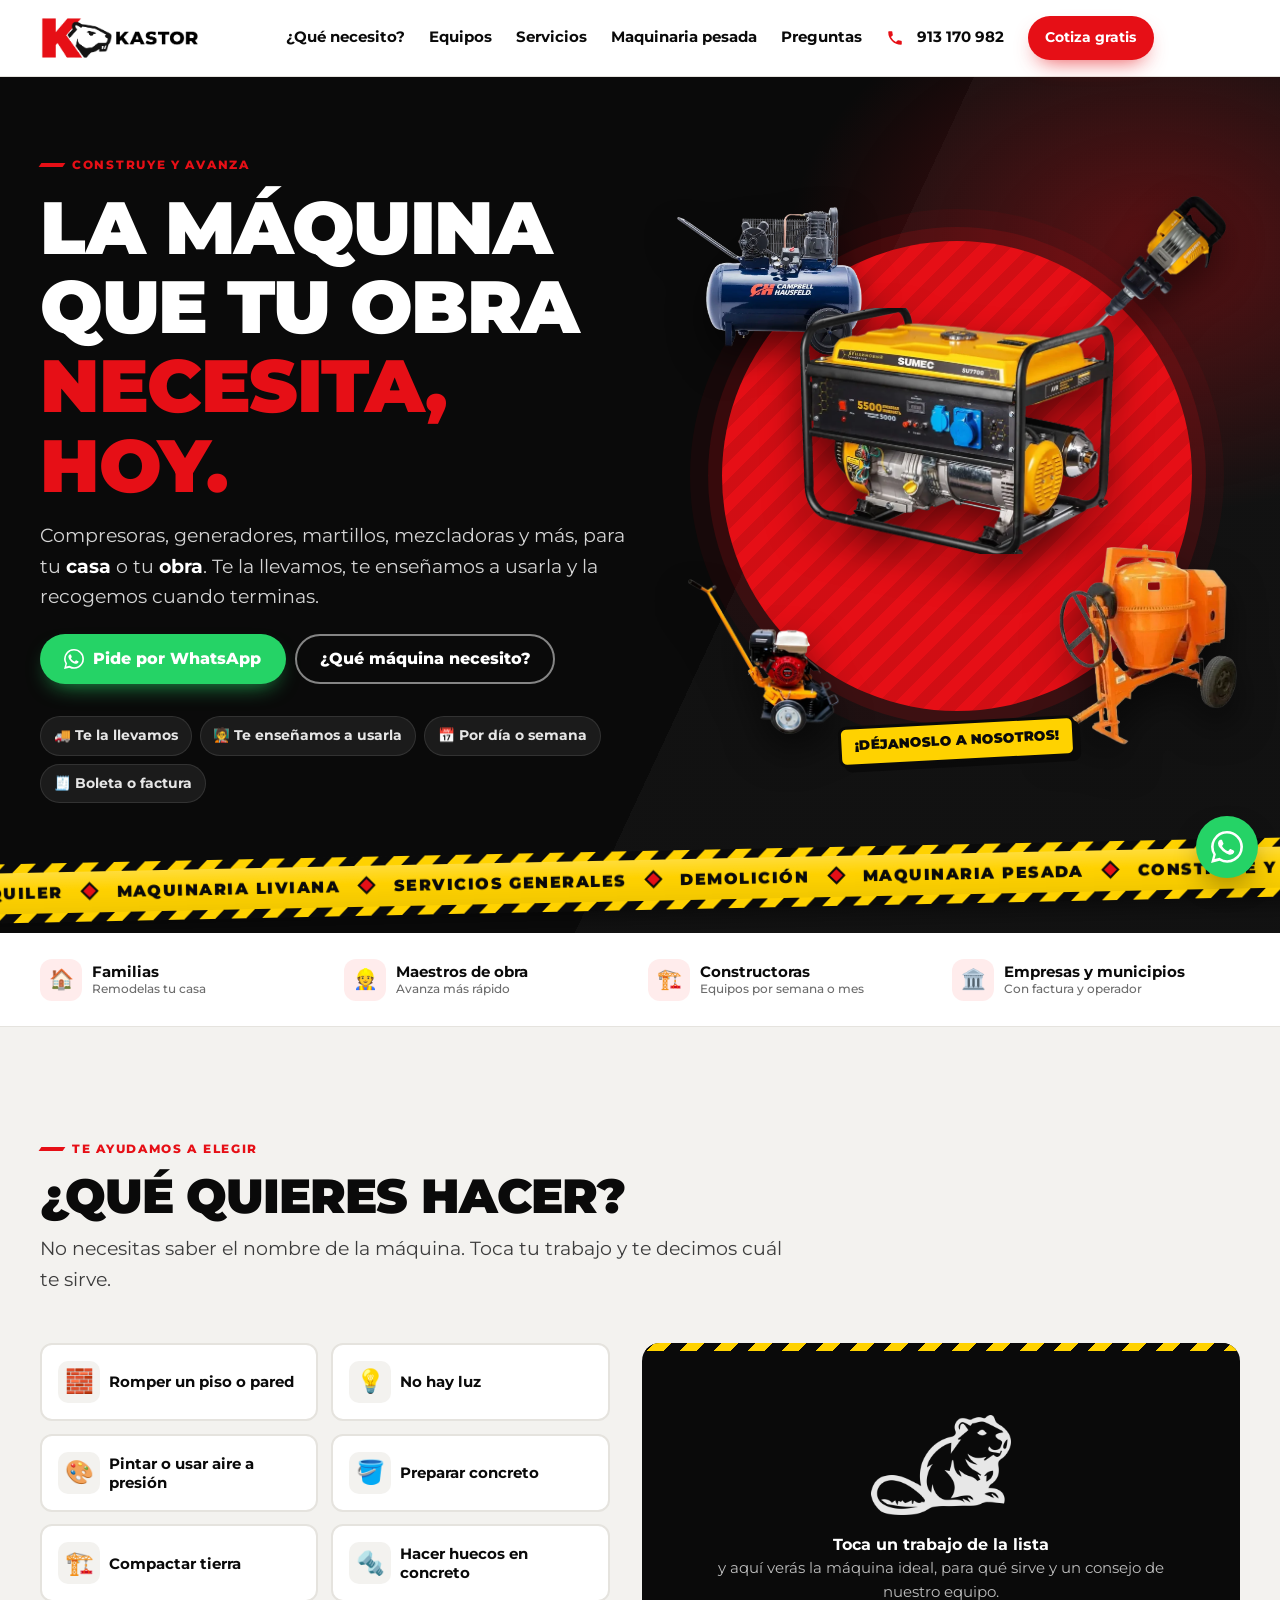
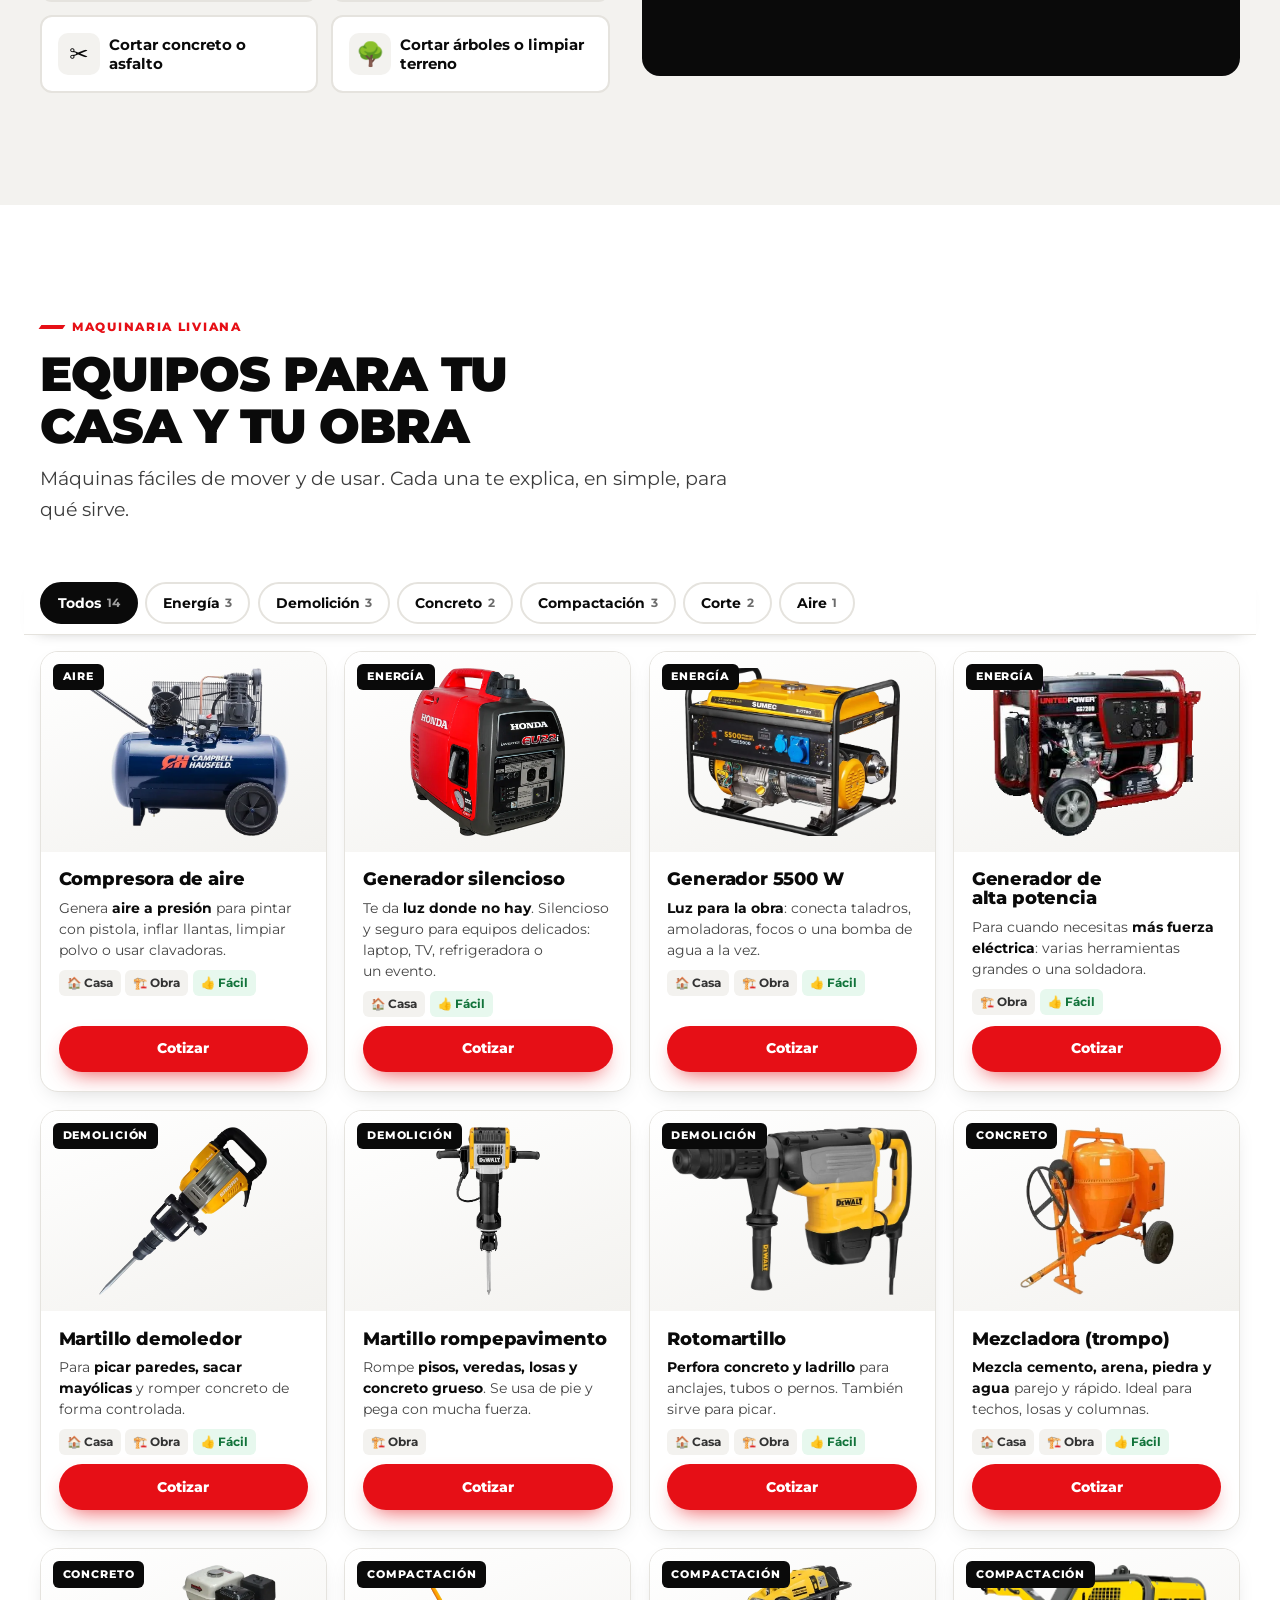
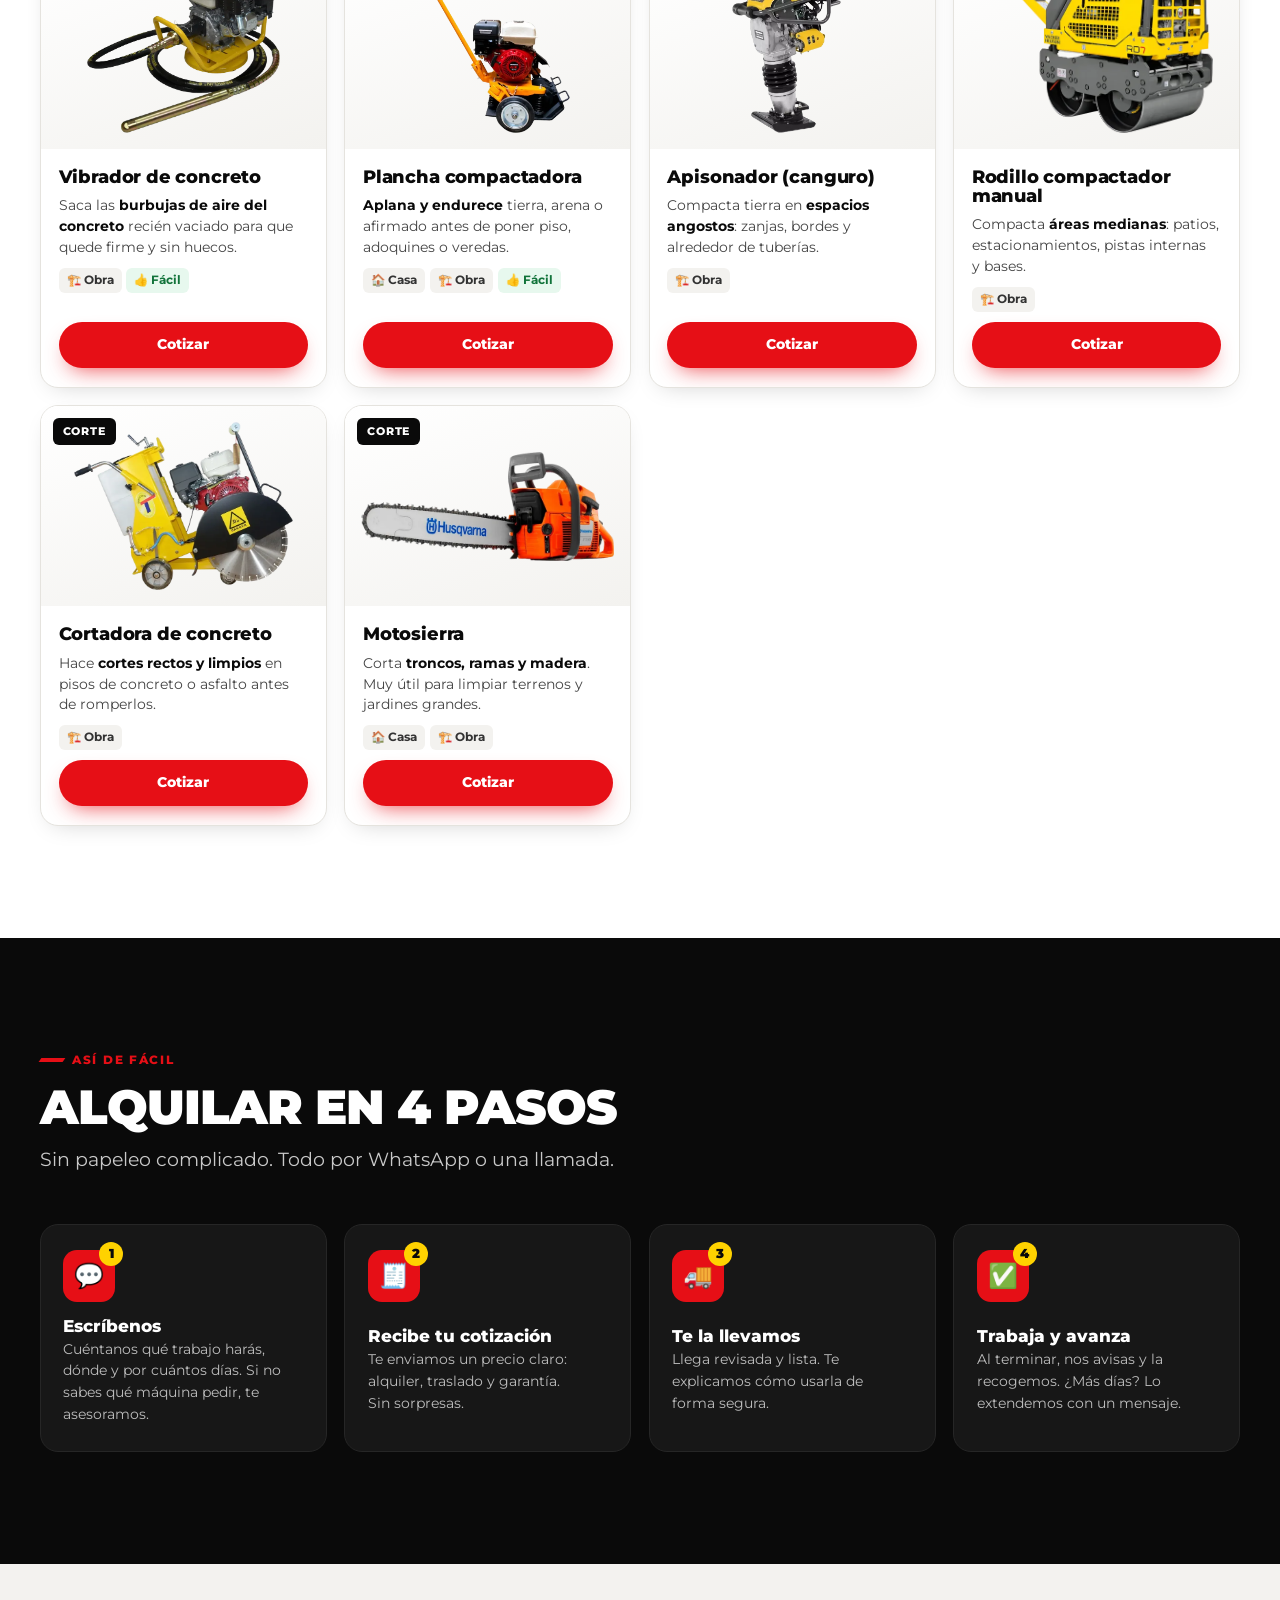
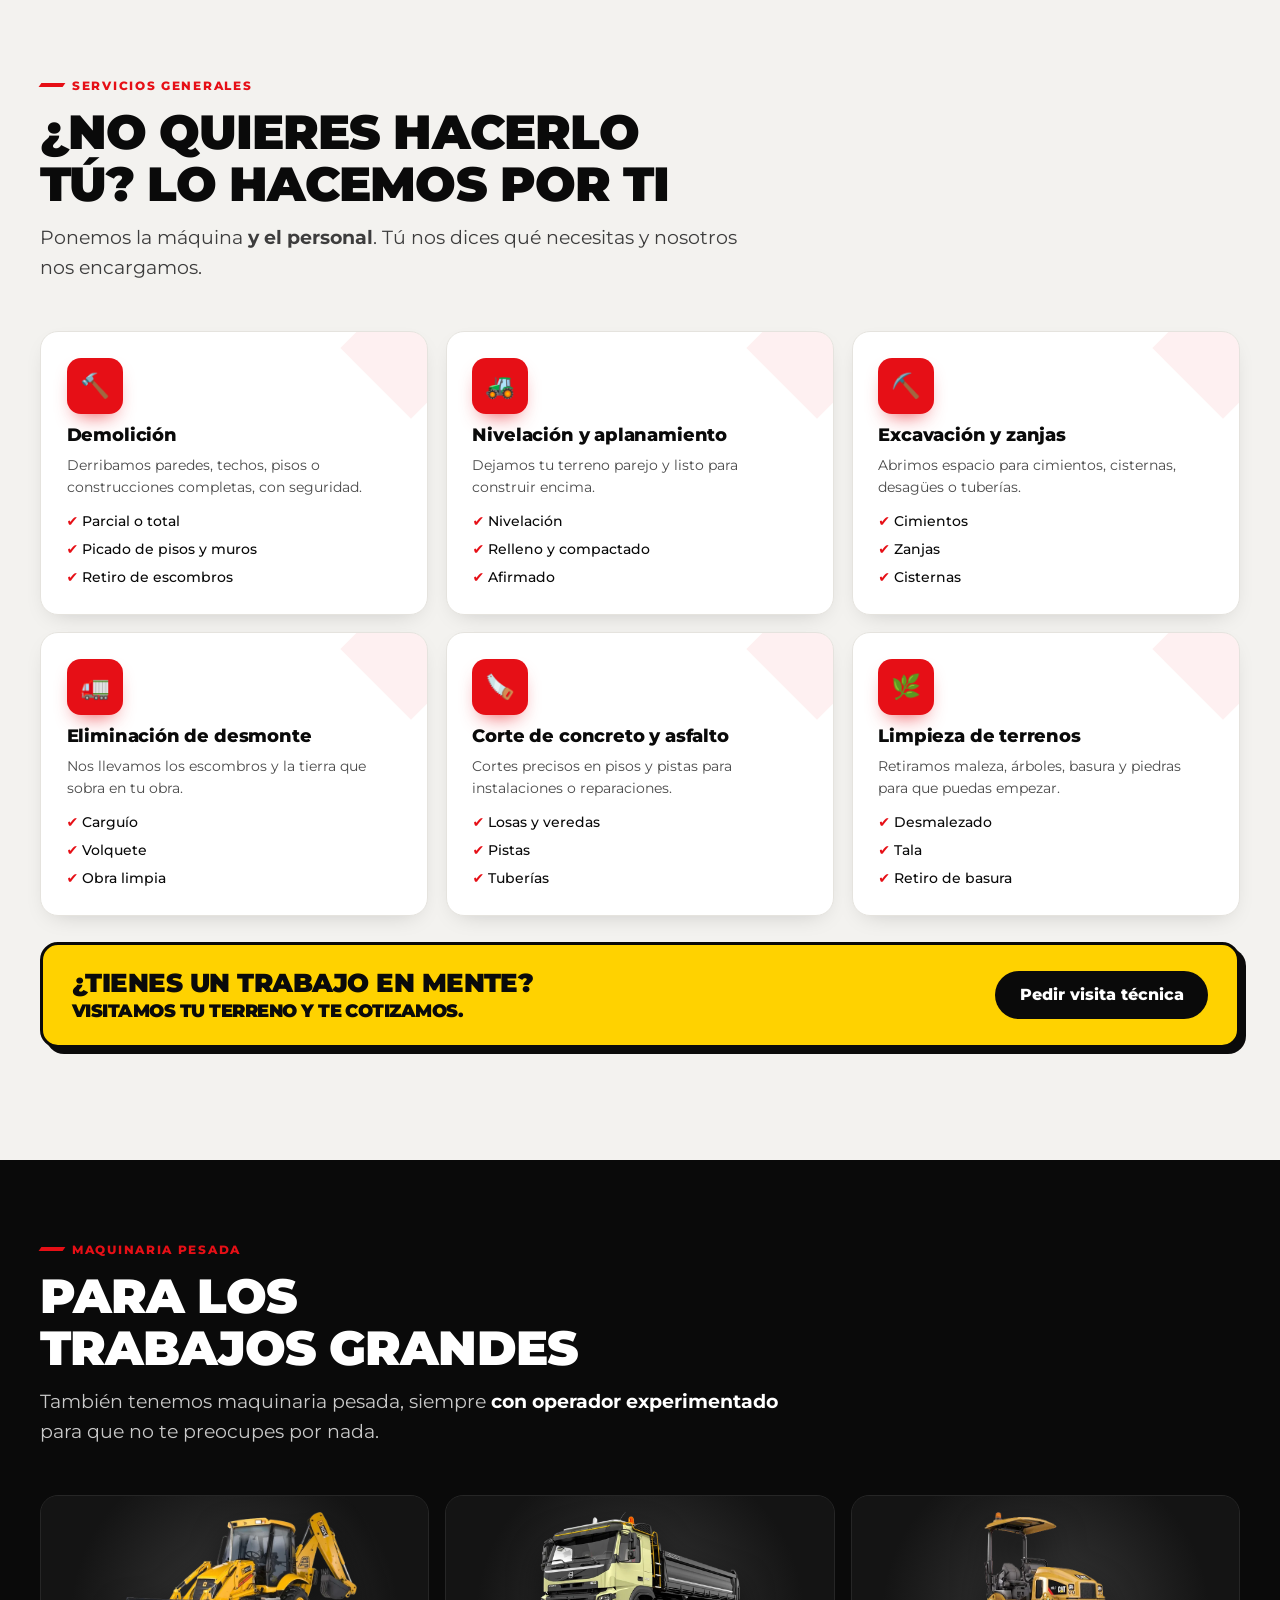
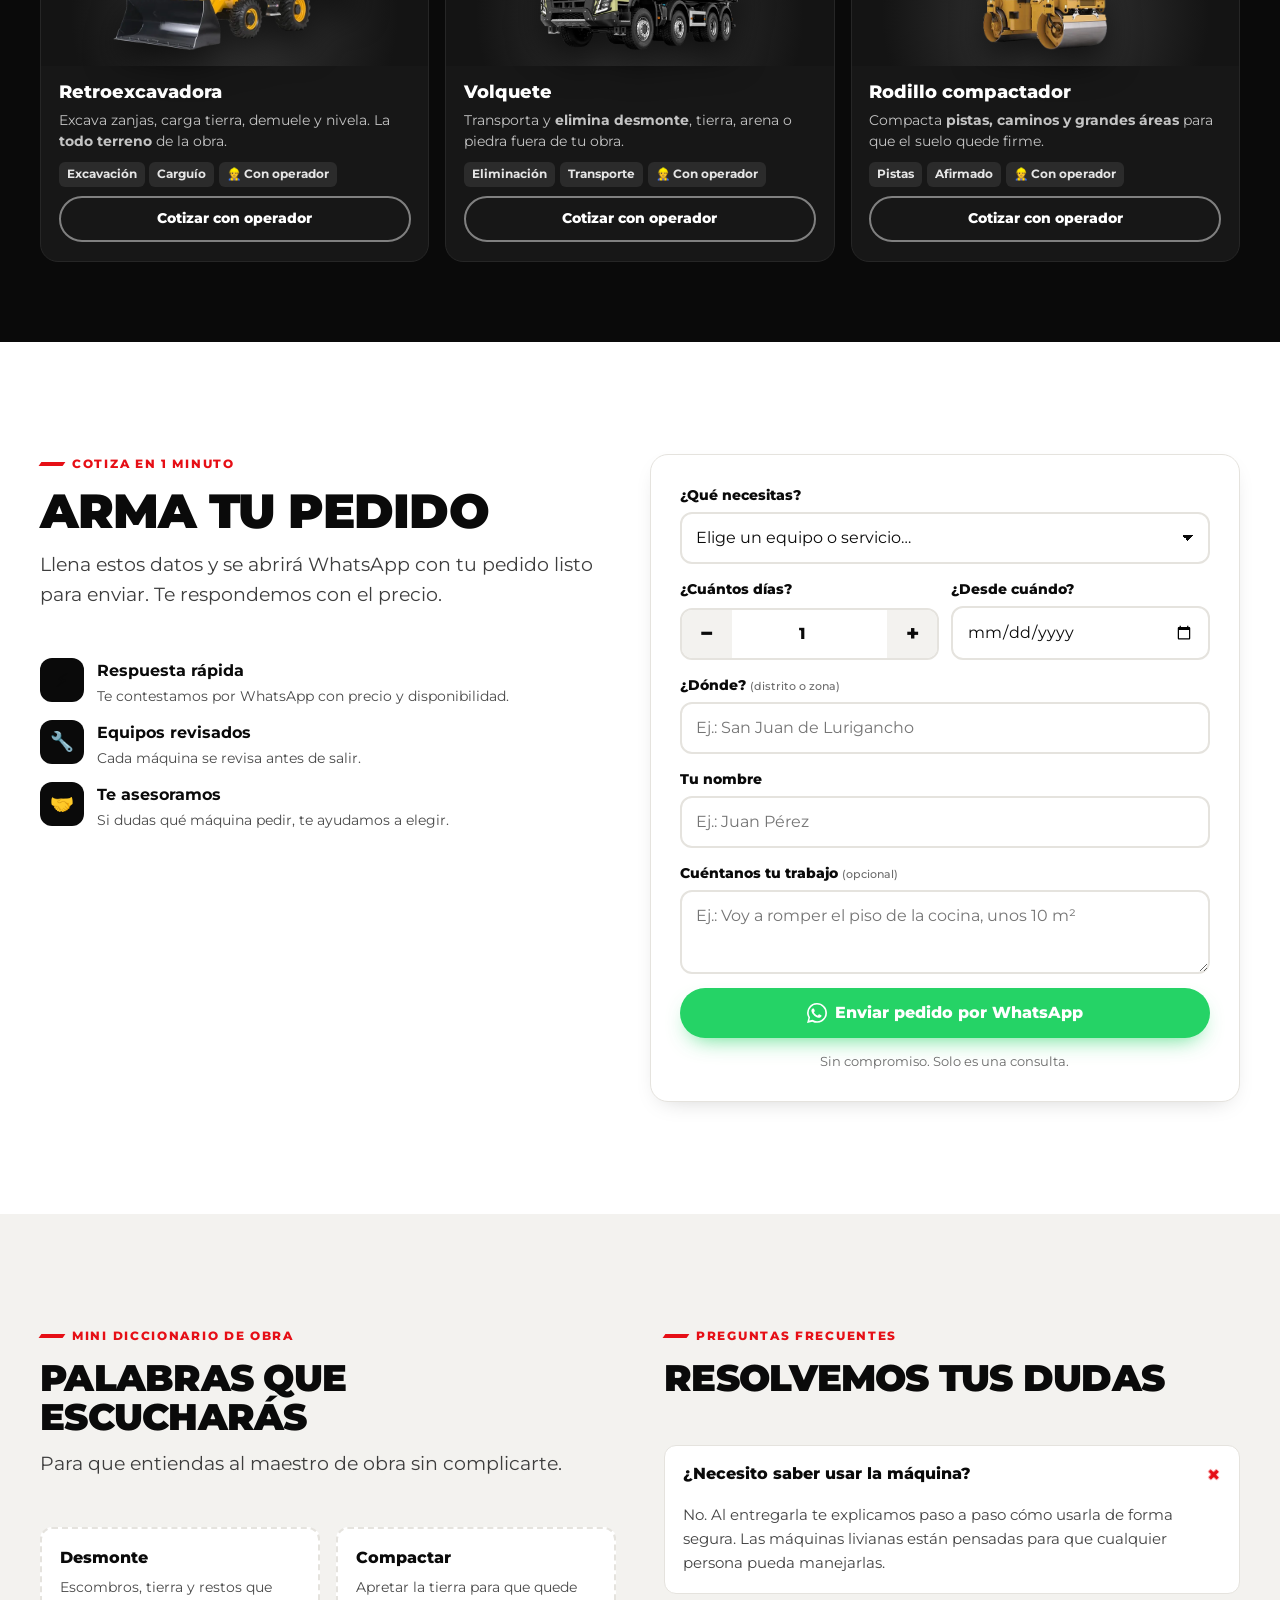
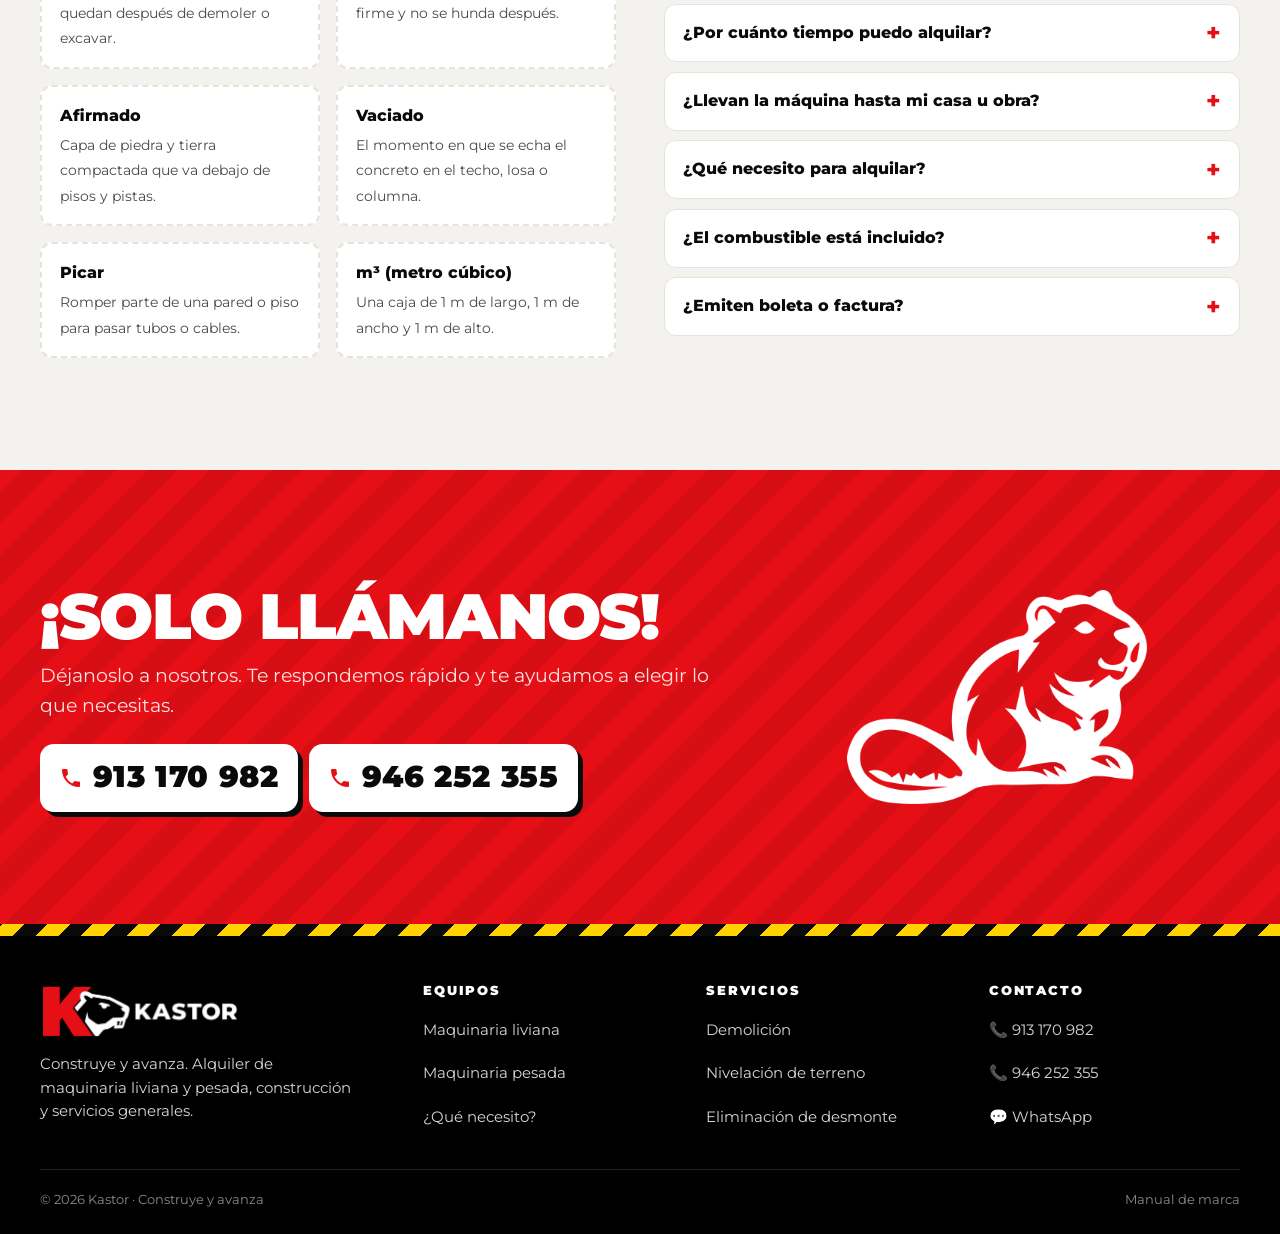
<file: index.html>
<!DOCTYPE html>
<html lang="es-PE" class="sin-js">
<head>
<meta charset="UTF-8">
<meta name="viewport" content="width=device-width, initial-scale=1, viewport-fit=cover">
<title>Kastor · Alquiler de maquinaria liviana y pesada en Perú</title>
<meta name="description" content="Alquila compresoras, generadores, martillos demoledores, mezcladoras, planchas compactadoras y más para tu casa u obra. También maquinaria pesada con operador y servicios de demolición, nivelación y eliminación de desmonte. Llámanos al 913 170 982.">
<meta name="theme-color" content="#E60F16">
<link rel="canonical" href="https://kastor.149.104.66.176.sslip.io/">
<meta property="og:type" content="website">
<meta property="og:locale" content="es_PE">
<meta property="og:site_name" content="Kastor">
<meta property="og:title" content="Kastor · Alquiler de maquinaria para tu casa y tu obra">
<meta property="og:description" content="Compresoras, generadores, martillos, mezcladoras y más. Te la llevamos y te enseñamos a usarla. ☎ 913 170 982">
<meta property="og:url" content="https://kastor.149.104.66.176.sslip.io/">
<meta property="og:image" content="https://kastor.149.104.66.176.sslip.io/img/og-kastor.jpg">
<meta property="og:image:width" content="1200"><meta property="og:image:height" content="630">
<meta name="twitter:card" content="summary_large_image">
<link rel="icon" href="img/favicon.png">
<link rel="apple-touch-icon" href="img/apple-touch-icon.png">
<link rel="preconnect" href="https://fonts.googleapis.com">
<link rel="preconnect" href="https://fonts.gstatic.com" crossorigin>
<link href="https://fonts.googleapis.com/css2?family=Montserrat:wght@400;500;600;700;800;900&display=swap" rel="stylesheet">
<link rel="preload" as="image" href="img/maq/generador-5500.webp">
<link rel="stylesheet" href="css/kastor.css">
<script type="application/ld+json">
{"@context":"https://schema.org","@type":"LocalBusiness","name":"Kastor","slogan":"Construye y avanza",
 "description":"Alquiler de maquinaria liviana y pesada, construcción y servicios generales.",
 "url":"https://kastor.149.104.66.176.sslip.io/","image":"https://kastor.149.104.66.176.sslip.io/img/og-kastor.jpg",
 "logo":"https://kastor.149.104.66.176.sslip.io/img/logo-kastor.png",
 "telephone":["+51913170982","+51946252355"],"address":{"@type":"PostalAddress","addressCountry":"PE"}}
</script>
<style>
/* ======================= HERO ======================= */
.hero{position:relative;background:var(--negro);color:#fff;padding:2rem 0 0;overflow:hidden}
.hero::before{content:"";position:absolute;inset:0;background:radial-gradient(520px 380px at 90% 20%,rgba(230,15,22,.35),transparent 70%),linear-gradient(115deg,transparent 0 58%,rgba(255,255,255,.03) 58% 100%);pointer-events:none}
.hero-grid{position:relative;display:grid;grid-template-columns:minmax(0,1fr);gap:1.6rem;align-items:center}
.hero h1{margin-top:.8rem}
.hero h1 .rojo{color:var(--rojo);display:block}
.hero .lead{color:#d4d4d4;margin:1rem 0 1.4rem}
.hero .lead b{color:#fff}
.hero-ctas{display:grid;gap:.6rem}
.hero-ctas .btn-borde{color:#fff;border-color:rgba(255,255,255,.5)}
.hero-datos{display:flex;gap:.5rem;margin-top:1.3rem;overflow-x:auto;scrollbar-width:none;margin-inline:-16px;padding:0 16px}
.hero-datos::-webkit-scrollbar{display:none}
.hero-datos div{flex:none;display:flex;align-items:center;gap:.5rem;font-weight:700;font-size:.85rem;color:#e6e6e6;background:rgba(255,255,255,.07);border:1px solid rgba(255,255,255,.1);padding:.5rem .8rem;border-radius:999px}
.hero-visual{position:relative;aspect-ratio:1/.82;width:100%;max-width:560px;justify-self:center;margin-top:.5rem}
.hero-visual .disco{position:absolute;left:12%;right:12%;top:2%;aspect-ratio:1;border-radius:50%;background:var(--rojo);box-shadow:0 0 0 14px rgba(230,15,22,.15),0 0 0 32px rgba(230,15,22,.06)}
.hero-visual .disco::after{content:"";position:absolute;inset:0;border-radius:50%;background:repeating-linear-gradient(-45deg,rgba(0,0,0,.09) 0 12px,transparent 12px 24px)}
.hero-visual img{position:absolute;filter:drop-shadow(0 18px 18px rgba(0,0,0,.55))}
.hv-1{width:56%;left:22%;top:20%;animation:flota 6s ease-in-out infinite}
.hv-2{width:33%;left:0;top:2%;animation:flota 7s ease-in-out infinite reverse}
.hv-3{width:27%;right:2%;top:0;animation:flota 8s ease-in-out infinite}
.hv-4{width:33%;right:0;bottom:2%;animation:flota 6.5s ease-in-out infinite reverse}
.hv-5{width:27%;left:2%;bottom:4%;animation:flota 7.5s ease-in-out infinite}
@keyframes flota{50%{transform:translateY(-10px)}}
.sello{position:absolute;left:50%;bottom:-1%;transform:translateX(-50%) rotate(-3deg);background:var(--amarillo);color:var(--negro);font-weight:900;padding:.4rem .85rem;border:3px solid var(--negro);border-radius:8px;text-transform:uppercase;font-size:clamp(.7rem,2.6vw,.85rem);white-space:nowrap;box-shadow:5px 5px 0 var(--negro)}
.hero .cinta-texto{margin-top:2rem;margin-bottom:1.1rem}
@media (min-width:560px){.hero-ctas{display:flex;flex-wrap:wrap}}
@media (min-width:900px){
  .hero{padding-top:4.5rem}
  .hero-grid{grid-template-columns:1.05fr 1fr;gap:2.5rem}
  .hero-visual{aspect-ratio:1;margin:0}
  .hero-visual .disco{inset:8%;aspect-ratio:auto}
  .hero-datos{flex-wrap:wrap;margin:2rem 0 0;padding:0;overflow:visible}
  .hero .cinta-texto{margin-top:3rem;margin-bottom:1.4rem}
}

/* =================== PARA QUIÉN =================== */
.quien{padding:1.6rem 0;background:#fff;border-bottom:1px solid var(--concreto-2)}
.quien-grid{display:grid;grid-template-columns:repeat(2,1fr);gap:.6rem}
.quien-item{display:flex;align-items:center;gap:.65rem;font-weight:700;font-size:.88rem;line-height:1.25}
.quien-item i{font-style:normal;width:42px;height:42px;flex:none;border-radius:12px;background:var(--rojo-claro);display:grid;place-items:center;font-size:1.25rem}
.quien-item small{display:block;font-weight:500;color:var(--acero);font-size:.78rem}
@media (min-width:800px){.quien-grid{grid-template-columns:repeat(4,1fr);gap:1rem}.quien-item{font-size:.95rem}}

/* ==================== ASISTENTE ==================== */
.asistente{display:grid;grid-template-columns:minmax(0,1fr);gap:1.2rem}
.tareas{display:grid;grid-template-columns:repeat(2,1fr);gap:.6rem}
.tarea{display:flex;flex-direction:column;align-items:flex-start;gap:.55rem;text-align:left;font-weight:700;font-size:.9rem;line-height:1.25;padding:.9rem;border-radius:var(--radio-s);border:2px solid var(--concreto-2);background:#fff;cursor:pointer;transition:.15s;min-height:104px}
.tarea:active{transform:scale(.98)}
@media (hover:hover){.tarea:hover{border-color:var(--negro)}}
.tarea[aria-pressed=true]{border-color:var(--rojo);background:var(--rojo-claro);box-shadow:0 8px 20px -12px rgba(230,15,22,.7)}
.tarea .emo{font-size:1.45rem;width:42px;height:42px;flex:none;display:grid;place-items:center;background:var(--concreto);border-radius:10px}
.tarea[aria-pressed=true] .emo{background:#fff}
.respuesta{background:var(--negro);color:#fff;border-radius:var(--radio);padding:1.6rem 1.1rem 1.2rem;position:relative;overflow:hidden;scroll-margin-top:calc(var(--alto-header) + 12px)}
.respuesta::before{content:"";position:absolute;top:0;left:0;right:0;height:8px;background:repeating-linear-gradient(-45deg,var(--amarillo) 0 12px,var(--negro) 12px 24px)}
.resp-vacia{display:flex;align-items:center;gap:1rem;color:#bdbdbd;font-size:.92rem}
.resp-vacia img{width:76px;filter:invert(1);opacity:.9;flex:none}
.resp-vacia b{color:#fff;display:block;font-size:1.02rem}
.resp-titulo{font-size:.74rem;letter-spacing:.12em;text-transform:uppercase;color:var(--amarillo);font-weight:800}
.resp-maquinas{display:grid;gap:.7rem;margin:.9rem 0 1rem}
.resp-maq{display:grid;grid-template-columns:84px 1fr;gap:.85rem;align-items:center;background:rgba(255,255,255,.06);border-radius:14px;padding:.7rem}
.resp-maq .foto{background:#fff;border-radius:10px;aspect-ratio:1;display:grid;place-items:center;padding:.4rem}
.resp-maq .foto img{max-height:70px;object-fit:contain}
.resp-maq h4{font-size:1rem;font-weight:800;letter-spacing:0;margin-bottom:.2rem}
.resp-maq p{font-size:.86rem;color:#d0d0d0;line-height:1.45}
.consejo{display:flex;gap:.6rem;background:rgba(255,210,0,.12);border-left:4px solid var(--amarillo);padding:.75rem .9rem;border-radius:8px;font-size:.88rem;color:#f1f1f1;margin-bottom:1rem;line-height:1.5}
@media (min-width:600px){.tareas{grid-template-columns:repeat(4,1fr)}}
@media (min-width:1000px){
  .asistente{grid-template-columns:1fr 1.05fr;gap:2rem;align-items:start}
  .tareas{grid-template-columns:repeat(2,1fr);gap:.8rem}
  .tarea{flex-direction:row;align-items:center;min-height:76px;font-size:.95rem;padding:1rem}
  .respuesta{position:sticky;top:96px;padding:2rem}
  .resp-vacia{flex-direction:column;text-align:center;padding:2.5rem 0}
  .resp-vacia img{width:140px}
  .resp-maq{grid-template-columns:110px 1fr}
  .resp-maq .foto img{max-height:90px}
}

/* ==================== CATÁLOGO ==================== */
.filtros-wrap{position:sticky;top:var(--alto-header);z-index:20;background:#fff;margin-inline:-16px;padding:.6rem 16px;margin-bottom:1rem;border-bottom:1px solid transparent;transition:border-color .2s}
.filtros-wrap.pegado{border-bottom-color:var(--concreto-2);box-shadow:0 8px 16px -14px rgba(0,0,0,.4)}
.filtros{display:flex;gap:.45rem;overflow-x:auto;scrollbar-width:none;-webkit-mask-image:linear-gradient(90deg,#000 88%,transparent);mask-image:linear-gradient(90deg,#000 88%,transparent);padding-right:2rem}
.filtros::-webkit-scrollbar{display:none}
.chip{flex:none;font-weight:700;font-size:.88rem;min-height:42px;padding:.45rem 1rem;border-radius:999px;border:2px solid var(--concreto-2);background:#fff;cursor:pointer;display:inline-flex;align-items:center;gap:.35rem}
.chip.activo{background:var(--negro);border-color:var(--negro);color:#fff}
.chip .n{font-size:.72rem;opacity:.6}
.grid-maq{display:grid;gap:.75rem}
.maq{display:grid;grid-template-columns:112px 1fr;overflow:hidden;transition:transform .2s,box-shadow .2s}
.maq .foto{position:relative;background:linear-gradient(160deg,#fff 0%,var(--concreto) 100%);display:grid;place-items:center;padding:.6rem}
.maq .foto img{max-height:110px;max-width:100%;object-fit:contain;transition:transform .3s}
.maq .cat{display:none}
.maq .cuerpo{padding:.85rem .9rem .9rem;display:flex;flex-direction:column;gap:.45rem;min-width:0}
.maq h3{font-size:1rem;font-weight:800;letter-spacing:-.01em}
.maq .sirve{font-size:.86rem;color:#454545;line-height:1.45}
.maq .sirve b{color:var(--negro)}
.etiquetas{display:flex;flex-wrap:wrap;gap:.3rem}
.etq{font-size:.72rem;font-weight:700;padding:.22rem .5rem;border-radius:6px;background:var(--concreto);color:#333;white-space:nowrap}
.etq.facil{background:#E7F8EE;color:#11733A}
.maq .btn{min-height:42px;padding:.5rem .9rem;font-size:.86rem;margin-top:.2rem;align-self:flex-start}
@media (min-width:640px){
  .grid-maq{grid-template-columns:repeat(auto-fill,minmax(250px,1fr));gap:1.1rem}
  .maq{display:flex;flex-direction:column}
  .maq .foto{height:200px;padding:1.1rem}
  .maq .foto img{position:absolute;inset:1rem;width:calc(100% - 2rem);height:calc(100% - 2rem);max-height:none;object-fit:contain}
  .maq .cat{display:block;z-index:1;position:absolute;top:12px;left:12px;background:var(--negro);color:#fff;font-size:.68rem;font-weight:800;letter-spacing:.08em;text-transform:uppercase;padding:.28rem .6rem;border-radius:6px}
  .maq .cuerpo{padding:1.1rem 1.1rem 1.2rem;flex:1;gap:.6rem}
  .maq h3{font-size:1.1rem}
  .maq .sirve{font-size:.9rem}
  .maq .btn{margin-top:auto;align-self:stretch;min-height:46px;font-size:.9rem}
}
@media (hover:hover) and (min-width:640px){.maq:hover{transform:translateY(-5px);box-shadow:var(--sombra-l)}.maq:hover .foto img{transform:scale(1.05) rotate(-1deg)}}

/* ===================== PASOS ===================== */
.pasos{display:grid;gap:.8rem;counter-reset:paso}
.paso{position:relative;display:grid;grid-template-columns:52px 1fr;gap:.9rem;align-items:start;background:var(--carbon);border:1px solid #262626;border-radius:var(--radio);padding:1.1rem}
.paso .ico{width:52px;height:52px;border-radius:14px;background:var(--rojo);display:grid;place-items:center;font-size:1.5rem;position:relative}
.paso .ico::after{counter-increment:paso;content:counter(paso);position:absolute;top:-8px;right:-8px;width:24px;height:24px;border-radius:50%;background:var(--amarillo);color:var(--negro);font-weight:900;font-size:.8rem;display:grid;place-items:center}
.paso h3{font-size:1.05rem;margin-bottom:.25rem;letter-spacing:0;font-weight:800}
.paso p{color:#bdbdbd;font-size:.9rem;line-height:1.5}
@media (min-width:700px){.pasos{grid-template-columns:1fr 1fr;gap:1.1rem}}
@media (min-width:1000px){.pasos{grid-template-columns:repeat(4,1fr)}.paso{grid-template-columns:1fr;padding:1.6rem 1.4rem}}

/* ==================== SERVICIOS ==================== */
.servicios{display:grid;gap:.8rem}
.serv{padding:1.15rem;display:grid;grid-template-columns:50px 1fr;gap:.35rem .9rem;position:relative;overflow:hidden}
.serv::after{content:"";position:absolute;right:-34px;top:-34px;width:100px;height:100px;background:var(--rojo);opacity:.06;transform:rotate(45deg)}
.serv .ico{grid-row:span 2;width:50px;height:50px;border-radius:14px;background:var(--rojo);display:grid;place-items:center;font-size:1.5rem;box-shadow:0 10px 20px -10px rgba(230,15,22,.8)}
.serv h3{font-size:1.1rem;font-weight:800;letter-spacing:-.01em;align-self:center}
.serv p{color:#4a4a4a;font-size:.9rem;line-height:1.5}
.serv ul{grid-column:1/-1;list-style:none;display:flex;flex-wrap:wrap;gap:.35rem;margin-top:.5rem}
.serv li{font-size:.78rem;font-weight:700;background:var(--concreto);padding:.3rem .6rem;border-radius:6px}
.serv li::before{content:"✔ ";color:var(--rojo)}
.serv-cta{display:grid;gap:1rem;margin-top:1.6rem;padding:1.3rem;border-radius:var(--radio);background:var(--amarillo);border:3px solid var(--negro);box-shadow:6px 6px 0 var(--negro)}
.serv-cta h3{font-size:clamp(1.15rem,4.5vw,1.6rem);text-transform:uppercase}
.serv-cta h3 span{display:block;font-size:.7em;margin-top:.3rem}
@media (min-width:700px){.servicios{grid-template-columns:repeat(2,1fr);gap:1.1rem}.serv-cta{grid-template-columns:1fr auto;align-items:center;padding:1.5rem 1.8rem}}
@media (min-width:1000px){
  .servicios{grid-template-columns:repeat(3,1fr)}
  .serv{grid-template-columns:1fr;padding:1.6rem;gap:.7rem}
  .serv .ico{grid-row:auto;width:56px;height:56px}
  .serv ul{display:grid;gap:.35rem;margin:0}
  .serv li{background:none;padding:0;font-size:.88rem;font-weight:500}
}

/* ===================== PESADA ===================== */
#pesada{padding:clamp(3rem,7vw,5rem) 0}
.pesada{grid-template-columns:repeat(3,1fr)}
.pes{background:var(--carbon);border-radius:var(--radio);overflow:hidden;border:1px solid #262626;display:flex;flex-direction:column}
.pes .foto{position:relative;height:170px;padding:1rem;background:radial-gradient(circle at 50% 70%,#3a3a3a 0,#141414 72%)}
.pes .foto img{position:absolute;inset:1rem;width:calc(100% - 2rem);height:calc(100% - 2rem);object-fit:contain;filter:drop-shadow(0 16px 16px rgba(0,0,0,.6))}
.pes .cuerpo{padding:1rem 1.1rem 1.2rem;display:flex;flex-direction:column;gap:.55rem;flex:1}
.pes h3{font-size:1.1rem;font-weight:800;letter-spacing:0}
.pes p{color:#c4c4c4;font-size:.9rem;line-height:1.5}
.pes .etq{background:#2b2b2b;color:#e5e5e5}
.pes .btn{margin-top:auto;min-height:46px;font-size:.9rem;color:#fff;border-color:rgba(255,255,255,.45)}

/* ============== COTIZADOR RÁPIDO ============== */
.cotizador{display:grid;grid-template-columns:minmax(0,1fr);gap:1.6rem;align-items:start}
.form{padding:1.3rem;display:grid;gap:.9rem}
.campo{display:grid;gap:.35rem}
.campo label{font-weight:800;font-size:.86rem}
.campo label small{font-weight:500;color:var(--acero)}
.campo input,.campo select,.campo textarea{font:inherit;font-size:16px;width:100%;min-height:50px;padding:.7rem .9rem;border-radius:12px;border:2px solid var(--concreto-2);background:#fff;color:var(--negro);appearance:none;-webkit-appearance:none}
.campo select{background-image:linear-gradient(45deg,transparent 50%,var(--negro) 50%),linear-gradient(135deg,var(--negro) 50%,transparent 50%);background-position:calc(100% - 20px) 50%,calc(100% - 14px) 50%;background-size:6px 6px;background-repeat:no-repeat;padding-right:2.4rem}
.campo textarea{min-height:84px;resize:vertical}
.campo input:focus,.campo select:focus,.campo textarea:focus{outline:none;border-color:var(--rojo);box-shadow:0 0 0 4px rgba(230,15,22,.12)}
.fila-2{display:grid;grid-template-columns:1fr 1fr;gap:.7rem}
.contador{display:grid;grid-template-columns:50px 1fr 50px;border:2px solid var(--concreto-2);border-radius:12px;overflow:hidden;min-height:50px}
.contador button{border:0;background:var(--concreto);font-size:1.4rem;font-weight:800;cursor:pointer}
.contador input{border:0;text-align:center;font-weight:800;min-height:46px;border-radius:0;padding:0}
.contador input:focus{box-shadow:none}
.form .nota{font-size:.8rem;color:var(--acero);text-align:center}
.beneficios{display:grid;gap:.7rem}
.beneficio{display:flex;gap:.8rem;align-items:flex-start}
.beneficio i{font-style:normal;width:44px;height:44px;flex:none;border-radius:12px;background:var(--negro);display:grid;place-items:center;font-size:1.2rem}
.beneficio b{display:block;font-size:.98rem}
.beneficio span{font-size:.88rem;color:#4a4a4a}
@media (min-width:900px){.cotizador{grid-template-columns:1fr 1.05fr;gap:3rem}.form{padding:1.8rem}}

/* ============== GLOSARIO + FAQ ============== */
.glosario{grid-template-columns:repeat(2,1fr)}
.glos{padding:1rem 1.1rem;border-radius:var(--radio-s);background:#fff;border:2px dashed var(--concreto-2)}
.glos b{display:block;font-size:1rem;font-weight:800;margin-bottom:.2rem}
.glos span{font-size:.88rem;color:#4a4a4a;line-height:1.5}
.faq{display:grid;gap:.6rem}
.faq details{background:#fff;border-radius:var(--radio-s);border:1px solid var(--concreto-2)}
.faq summary{cursor:pointer;list-style:none;font-weight:800;font-size:.97rem;padding:1rem 1.1rem;min-height:56px;display:flex;justify-content:space-between;align-items:center;gap:1rem}
.faq summary::-webkit-details-marker{display:none}
.faq summary::after{content:"+";font-size:1.5rem;line-height:1;color:var(--rojo);transition:transform .2s;flex:none}
.faq details[open] summary::after{transform:rotate(45deg)}
.faq details p{padding:0 1.1rem 1.1rem;color:#444;font-size:.94rem}
.dos-col{display:grid;grid-template-columns:minmax(0,1fr);gap:3rem}
@media (min-width:1000px){.dos-col{grid-template-columns:1fr 1fr}}

/* ==================== CTA FINAL ==================== */
.cta-final{position:relative;background:var(--rojo);color:#fff;overflow:hidden}
.cta-final::before{content:"";position:absolute;inset:0;background:repeating-linear-gradient(-45deg,rgba(0,0,0,.07) 0 22px,transparent 22px 44px)}
.cta-final .contenedor{position:relative;display:grid;grid-template-columns:minmax(0,1fr);gap:2rem;align-items:center}
.cta-final .castor{display:none}
.telefonos{display:grid;gap:.7rem;margin-top:1.4rem}
.tel{display:flex;align-items:center;justify-content:center;gap:.6rem;background:#fff;color:var(--negro);text-decoration:none;font-weight:900;font-size:clamp(1.35rem,6vw,1.9rem);padding:.6rem 1.2rem;border-radius:14px;box-shadow:5px 5px 0 var(--negro);letter-spacing:.02em;min-height:60px}
.tel svg{width:24px;height:24px;color:var(--rojo)}
.tel:active{transform:translate(2px,2px);box-shadow:3px 3px 0 var(--negro)}
@media (min-width:560px){.telefonos{display:flex;flex-wrap:wrap}}
@media (min-width:860px){.cta-final .contenedor{grid-template-columns:1.4fr 1fr}.cta-final .castor{display:block;width:min(300px,80%);justify-self:center;filter:brightness(0) invert(1)}}
</style>
</head>
<body>
<a class="sr" href="#equipos">Saltar al catálogo</a>

<!-- ============ ENCABEZADO ============ -->
<header class="header">
  <div class="contenedor">
    <a class="marca" href="#inicio" aria-label="Kastor, ir al inicio"><img src="img/logo-horizontal.png" alt="Kastor" width="1610" height="444"></a>
    <nav class="nav" id="nav" aria-label="Principal">
      <a href="#que-necesito"><span class="e">🤔</span>¿Qué necesito?</a>
      <a href="#equipos"><span class="e">🔧</span>Equipos</a>
      <a href="#servicios"><span class="e">🔨</span>Servicios</a>
      <a href="#pesada"><span class="e">🚜</span>Maquinaria pesada</a>
      <a href="#preguntas"><span class="e">❓</span>Preguntas</a>
      <a class="tel-header" href="tel:+51913170982"><svg viewBox="0 0 24 24" fill="currentColor"><path d="M6.6 10.8a15.1 15.1 0 006.6 6.6l2.2-2.2a1 1 0 011-.25 11.4 11.4 0 003.6.57 1 1 0 011 1V20a1 1 0 01-1 1A17 17 0 013 4a1 1 0 011-1h3.5a1 1 0 011 1c0 1.25.2 2.45.57 3.57a1 1 0 01-.25 1z"/></svg>913 170 982</a>
      <a class="btn btn-rojo" href="#cotizar">Cotiza gratis</a>
    </nav>
    <div class="header-acciones">
      <a class="icono-btn rojo-bg solo-movil" href="tel:+51913170982" aria-label="Llamar a Kastor"><svg viewBox="0 0 24 24" fill="currentColor"><path d="M6.6 10.8a15.1 15.1 0 006.6 6.6l2.2-2.2a1 1 0 011-.25 11.4 11.4 0 003.6.57 1 1 0 011 1V20a1 1 0 01-1 1A17 17 0 013 4a1 1 0 011-1h3.5a1 1 0 011 1c0 1.25.2 2.45.57 3.57a1 1 0 01-.25 1z"/></svg></a>
      <button class="icono-btn menu-btn" id="menuBtn" aria-label="Abrir menú" aria-expanded="false" aria-controls="nav"><span></span><span></span><span></span></button>
    </div>
  </div>
</header>
<div class="velo" id="velo"></div>

<main>
<!-- ============ HERO ============ -->
<section class="hero" id="inicio">
  <div class="contenedor hero-grid">
    <div>
      <span class="kicker">Construye y avanza</span>
      <h1 class="h-display">La máquina que tu obra <span class="rojo">necesita, hoy.</span></h1>
      <p class="lead">Compresoras, generadores, martillos, mezcladoras y más, para tu <b>casa</b> o tu <b>obra</b>. Te la llevamos, te enseñamos a usarla y la recogemos cuando terminas.</p>
      <div class="hero-ctas">
        <a class="btn btn-wa" data-wa="Hola Kastor 👋 Quiero alquilar una máquina." href="#"><svg viewBox="0 0 24 24" fill="currentColor"><use href="#i-wa"/></svg>Pide por WhatsApp</a>
        <a class="btn btn-borde" href="#que-necesito">¿Qué máquina necesito?</a>
      </div>
      <div class="hero-datos">
        <div>🚚 Te la llevamos</div>
        <div>🧑‍🏫 Te enseñamos a usarla</div>
        <div>📅 Por día o semana</div>
        <div>🧾 Boleta o factura</div>
      </div>
    </div>
    <div class="hero-visual" aria-hidden="true">
      <div class="disco"></div>
      <img class="hv-2" src="img/maq/compresora.webp" alt="" width="640" height="511">
      <img class="hv-3" src="img/maq/martillo-demoledor.webp" alt="" width="640" height="640">
      <img class="hv-1" src="img/maq/generador-5500.webp" alt="" width="640" height="501" fetchpriority="high">
      <img class="hv-5" src="img/maq/plancha-compactadora.webp" alt="" width="623" height="640">
      <img class="hv-4" src="img/maq/mezcladora.webp" alt="" width="489" height="533">
      <div class="sello">¡Déjanoslo a nosotros!</div>
    </div>
  </div>
  <div class="cinta-texto" aria-hidden="true">
    <div class="pista">
      <span>Alquiler</span><span>Maquinaria liviana</span><span>Servicios generales</span><span>Demolición</span><span>Maquinaria pesada</span><span>Construye y avanza</span>
      <span>Alquiler</span><span>Maquinaria liviana</span><span>Servicios generales</span><span>Demolición</span><span>Maquinaria pesada</span><span>Construye y avanza</span>
    </div>
  </div>
</section>

<!-- ============ PARA QUIÉN ============ -->
<div class="quien">
  <div class="contenedor quien-grid">
    <div class="quien-item"><i>🏠</i><span>Familias<small>Remodelas tu casa</small></span></div>
    <div class="quien-item"><i>👷</i><span>Maestros de obra<small>Avanza más rápido</small></span></div>
    <div class="quien-item"><i>🏗️</i><span>Constructoras<small>Equipos por semana o mes</small></span></div>
    <div class="quien-item"><i>🏛️</i><span>Empresas y municipios<small>Con factura y operador</small></span></div>
  </div>
</div>

<!-- ============ ASISTENTE ============ -->
<section id="que-necesito" class="gris">
  <div class="contenedor">
    <div class="cabecera-seccion aparece">
      <span class="kicker">Te ayudamos a elegir</span>
      <h2 class="h-seccion">¿Qué quieres hacer?</h2>
      <p class="lead">No necesitas saber el nombre de la máquina. Toca tu trabajo y te decimos cuál te sirve.</p>
    </div>
    <div class="asistente">
      <div class="tareas" id="tareas" role="group" aria-label="Elige lo que quieres hacer"></div>
      <div class="respuesta" id="respuesta" aria-live="polite">
        <div class="resp-vacia">
          <img src="img/castor-silueta.png" alt="" width="800" height="573">
          <p><b>Toca un trabajo de la lista</b>y aquí verás la máquina ideal, para qué sirve y un consejo de nuestro equipo.</p>
        </div>
      </div>
    </div>
  </div>
</section>

<!-- ============ CATÁLOGO LIVIANO ============ -->
<section id="equipos">
  <div class="contenedor">
    <div class="cabecera-seccion aparece">
      <span class="kicker">Maquinaria liviana</span>
      <h2 class="h-seccion">Equipos para tu casa y tu obra</h2>
      <p class="lead">Máquinas fáciles de mover y de usar. Cada una te explica, en simple, para qué sirve.</p>
    </div>
    <div class="filtros-wrap" id="filtrosWrap"><div class="filtros" id="filtros" role="toolbar" aria-label="Filtrar equipos"></div></div>
    <div class="grid-maq" id="gridMaq"></div>
  </div>
</section>

<!-- ============ CÓMO ALQUILAR ============ -->
<section class="oscuro" id="como">
  <div class="contenedor">
    <div class="cabecera-seccion aparece">
      <span class="kicker">Así de fácil</span>
      <h2 class="h-seccion">Alquilar en 4 pasos</h2>
      <p class="lead">Sin papeleo complicado. Todo por WhatsApp o una llamada.</p>
    </div>
    <div class="pasos">
      <div class="paso aparece"><div class="ico">💬</div><div><h3>Escríbenos</h3><p>Cuéntanos qué trabajo harás, dónde y por cuántos días. Si no sabes qué máquina pedir, te asesoramos.</p></div></div>
      <div class="paso aparece"><div class="ico">🧾</div><div><h3>Recibe tu cotización</h3><p>Te enviamos un precio claro: alquiler, traslado y garantía. Sin sorpresas.</p></div></div>
      <div class="paso aparece"><div class="ico">🚚</div><div><h3>Te la llevamos</h3><p>Llega revisada y lista. Te explicamos cómo usarla de forma segura.</p></div></div>
      <div class="paso aparece"><div class="ico">✅</div><div><h3>Trabaja y avanza</h3><p>Al terminar, nos avisas y la recogemos. ¿Más días? Lo extendemos con un mensaje.</p></div></div>
    </div>
  </div>
</section>

<!-- ============ SERVICIOS ============ -->
<section id="servicios" class="gris">
  <div class="contenedor">
    <div class="cabecera-seccion aparece">
      <span class="kicker">Servicios generales</span>
      <h2 class="h-seccion">¿No quieres hacerlo tú? Lo hacemos por ti</h2>
      <p class="lead">Ponemos la máquina <b>y el personal</b>. Tú nos dices qué necesitas y nosotros nos encargamos.</p>
    </div>
    <div class="servicios" id="gridServ"></div>
    <div class="serv-cta aparece">
      <h3>¿Tienes un trabajo en mente?<span>Visitamos tu terreno y te cotizamos.</span></h3>
      <a class="btn btn-negro" data-wa="Hola Kastor 👋 Quiero una visita técnica para cotizar un servicio." href="#">Pedir visita técnica</a>
    </div>
  </div>
</section>

<!-- ============ PESADA ============ -->
<section id="pesada" class="oscuro">
  <div class="contenedor">
    <div class="cabecera-seccion aparece">
      <span class="kicker">Maquinaria pesada</span>
      <h2 class="h-seccion">Para los trabajos grandes</h2>
      <p class="lead">También tenemos maquinaria pesada, siempre <b style="color:#fff">con operador experimentado</b> para que no te preocupes por nada.</p>
    </div>
    <p class="desliza" style="color:#9a9a9a">Desliza para ver más</p>
    <div class="pesada carrusel-m" id="gridPes"></div>
  </div>
</section>

<!-- ============ COTIZADOR ============ -->
<section id="cotizar">
  <div class="contenedor cotizador">
    <div>
      <div class="cabecera-seccion aparece">
        <span class="kicker">Cotiza en 1 minuto</span>
        <h2 class="h-seccion">Arma tu pedido</h2>
        <p class="lead">Llena estos datos y se abrirá WhatsApp con tu pedido listo para enviar. Te respondemos con el precio.</p>
      </div>
      <div class="beneficios aparece">
        <div class="beneficio"><i>⚡</i><div><b>Respuesta rápida</b><span>Te contestamos por WhatsApp con precio y disponibilidad.</span></div></div>
        <div class="beneficio"><i>🔧</i><div><b>Equipos revisados</b><span>Cada máquina se revisa antes de salir.</span></div></div>
        <div class="beneficio"><i>🤝</i><div><b>Te asesoramos</b><span>Si dudas qué máquina pedir, te ayudamos a elegir.</span></div></div>
      </div>
    </div>
    <form class="form tarjeta aparece" id="formCotiza" novalidate>
      <div class="campo"><label for="fEquipo">¿Qué necesitas?</label><select id="fEquipo" required></select></div>
      <div class="fila-2">
        <div class="campo"><label for="fDias">¿Cuántos días?</label>
          <div class="contador"><button type="button" data-d="-1" aria-label="Menos días">−</button><input id="fDias" type="number" inputmode="numeric" min="1" max="365" value="1"><button type="button" data-d="1" aria-label="Más días">+</button></div></div>
        <div class="campo"><label for="fFecha">¿Desde cuándo?</label><input id="fFecha" type="date"></div>
      </div>
      <div class="campo"><label for="fLugar">¿Dónde? <small>(distrito o zona)</small></label><input id="fLugar" type="text" autocomplete="address-level2" placeholder="Ej.: San Juan de Lurigancho"></div>
      <div class="campo"><label for="fNombre">Tu nombre</label><input id="fNombre" type="text" autocomplete="name" placeholder="Ej.: Juan Pérez"></div>
      <div class="campo"><label for="fNota">Cuéntanos tu trabajo <small>(opcional)</small></label><textarea id="fNota" placeholder="Ej.: Voy a romper el piso de la cocina, unos 10 m²"></textarea></div>
      <button class="btn btn-wa btn-bloque" type="submit"><svg viewBox="0 0 24 24" fill="currentColor"><use href="#i-wa"/></svg>Enviar pedido por WhatsApp</button>
      <p class="nota">Sin compromiso. Solo es una consulta.</p>
    </form>
  </div>
</section>

<!-- ============ GLOSARIO + FAQ ============ -->
<section id="preguntas" class="gris">
  <div class="contenedor dos-col">
    <div>
      <div class="cabecera-seccion aparece">
        <span class="kicker">Mini diccionario de obra</span>
        <h2 class="h-seccion" style="font-size:clamp(1.5rem,5.5vw,2.3rem)">Palabras que escucharás</h2>
        <p class="lead">Para que entiendas al maestro de obra sin complicarte.</p>
      </div>
      <p class="desliza">Desliza para ver más</p>
      <div class="glosario carrusel-m">
        <div class="glos"><b>Desmonte</b><span>Escombros, tierra y restos que quedan después de demoler o excavar.</span></div>
        <div class="glos"><b>Compactar</b><span>Apretar la tierra para que quede firme y no se hunda después.</span></div>
        <div class="glos"><b>Afirmado</b><span>Capa de piedra y tierra compactada que va debajo de pisos y pistas.</span></div>
        <div class="glos"><b>Vaciado</b><span>El momento en que se echa el concreto en el techo, losa o columna.</span></div>
        <div class="glos"><b>Picar</b><span>Romper parte de una pared o piso para pasar tubos o cables.</span></div>
        <div class="glos"><b>m³ (metro cúbico)</b><span>Una caja de 1 m de largo, 1 m de ancho y 1 m de alto.</span></div>
      </div>
    </div>
    <div>
      <div class="cabecera-seccion aparece">
        <span class="kicker">Preguntas frecuentes</span>
        <h2 class="h-seccion" style="font-size:clamp(1.5rem,5.5vw,2.3rem)">Resolvemos tus dudas</h2>
      </div>
      <div class="faq">
        <details open><summary>¿Necesito saber usar la máquina?</summary><p>No. Al entregarla te explicamos paso a paso cómo usarla de forma segura. Las máquinas livianas están pensadas para que cualquier persona pueda manejarlas.</p></details>
        <details><summary>¿Por cuánto tiempo puedo alquilar?</summary><p>Por día, por semana o por mes. Si necesitas más tiempo, avísanos por WhatsApp y lo extendemos.</p></details>
        <details><summary>¿Llevan la máquina hasta mi casa u obra?</summary><p>Sí, te la llevamos y la recogemos. El traslado depende de la distancia y te lo indicamos en la cotización.</p></details>
        <details><summary>¿Qué necesito para alquilar?</summary><p>Tu DNI o RUC y la dirección donde se usará la máquina. Según el equipo, puede pedirse una garantía que se devuelve al terminar.</p></details>
        <details><summary>¿El combustible está incluido?</summary><p>La máquina se entrega con su tanque lleno y se devuelve igual. Te decimos cuánto consume para que calcules sin sorpresas.</p></details>
        <details><summary>¿Emiten boleta o factura?</summary><p>Sí, emitimos boleta o factura electrónica.</p></details>
      </div>
    </div>
  </div>
</section>

<!-- ============ CTA FINAL ============ -->
<section class="cta-final" id="contacto">
  <div class="contenedor">
    <div class="aparece">
      <h2 class="h-display" style="font-size:clamp(2.1rem,9vw,4rem)">¡Solo llámanos!</h2>
      <p class="lead" style="color:#ffe1e1;margin-top:.6rem">Déjanoslo a nosotros. Te respondemos rápido y te ayudamos a elegir lo que necesitas.</p>
      <div class="telefonos">
        <a class="tel" href="tel:+51913170982"><svg viewBox="0 0 24 24" fill="currentColor"><use href="#i-tel"/></svg>913 170 982</a>
        <a class="tel" href="tel:+51946252355"><svg viewBox="0 0 24 24" fill="currentColor"><use href="#i-tel"/></svg>946 252 355</a>
      </div>
    </div>
    <img class="castor" src="img/castor-silueta.png" alt="" width="800" height="573">
  </div>
</section>
<div class="cinta"></div>
</main>

<!-- ============ PIE ============ -->
<footer class="footer">
  <div class="contenedor">
    <div class="footer-grid">
      <div>
        <img class="logo-pie" src="img/logo-horizontal-negro.png" alt="Kastor" width="1608" height="443">
        <p style="margin-top:.9rem;font-size:.92rem;max-width:32ch">Construye y avanza. Alquiler de maquinaria liviana y pesada, construcción y servicios generales.</p>
      </div>
      <div><h4>Equipos</h4><ul><li><a href="#equipos">Maquinaria liviana</a></li><li><a href="#pesada">Maquinaria pesada</a></li><li><a href="#que-necesito">¿Qué necesito?</a></li></ul></div>
      <div><h4>Servicios</h4><ul><li><a href="#servicios">Demolición</a></li><li><a href="#servicios">Nivelación de terreno</a></li><li><a href="#servicios">Eliminación de desmonte</a></li></ul></div>
      <div><h4>Contacto</h4><ul><li><a href="tel:+51913170982">📞 913 170 982</a></li><li><a href="tel:+51946252355">📞 946 252 355</a></li><li><a data-wa="Hola Kastor 👋" href="#">💬 WhatsApp</a></li></ul></div>
    </div>
    <div class="footer-legal"><span>© <span id="anio">2026</span> Kastor · Construye y avanza</span><a href="branding.html">Manual de marca</a></div>
  </div>
</footer>

<!-- Botón flotante (escritorio) y barra de acción (celular) -->
<a class="wa-flotante" data-wa="Hola Kastor 👋 Quiero información." href="#" aria-label="Escríbenos por WhatsApp"><svg viewBox="0 0 24 24"><use href="#i-wa"/></svg></a>
<div class="barra-movil" id="barraMovil">
  <a class="btn btn-negro" href="tel:+51913170982"><svg viewBox="0 0 24 24" fill="currentColor"><use href="#i-tel"/></svg>Llamar</a>
  <a class="btn btn-wa" data-wa="Hola Kastor 👋 Quiero alquilar una máquina." href="#"><svg viewBox="0 0 24 24" fill="currentColor"><use href="#i-wa"/></svg>WhatsApp</a>
</div>

<svg width="0" height="0" style="position:absolute" aria-hidden="true">
  <symbol id="i-wa" viewBox="0 0 24 24"><path d="M.06 24l1.69-6.16A11.87 11.87 0 0112.04 0C18.6 0 24 5.33 24 11.9a11.94 11.94 0 01-17.6 10.46L.06 24zm6.6-3.8a9.86 9.86 0 0015.33-8.3A9.9 9.9 0 002 11.93a9.8 9.8 0 001.66 5.47l-.99 3.62 3.98-1.04zM17.4 14.9c-.08-.13-.29-.21-.6-.36s-1.78-.88-2.05-.98-.48-.15-.68.15-.78.98-.95 1.18-.35.22-.66.07a8.1 8.1 0 01-2.4-1.48 9 9 0 01-1.67-2.07c-.17-.3 0-.46.13-.61l.45-.53a2 2 0 00.3-.5.55.55 0 000-.52c-.08-.15-.68-1.63-.93-2.24s-.5-.5-.68-.5h-.58a1.1 1.1 0 00-.8.37 3.35 3.35 0 00-1.04 2.49 5.8 5.8 0 001.22 3.08 13.3 13.3 0 005.1 4.5c.71.3 1.27.49 1.7.63a4.1 4.1 0 001.88.12 3.07 3.07 0 002.02-1.42 2.5 2.5 0 00.17-1.42z"/></symbol>
  <symbol id="i-tel" viewBox="0 0 24 24"><path d="M6.6 10.8a15.1 15.1 0 006.6 6.6l2.2-2.2a1 1 0 011-.25 11.4 11.4 0 003.6.57 1 1 0 011 1V20a1 1 0 01-1 1A17 17 0 013 4a1 1 0 011-1h3.5a1 1 0 011 1c0 1.25.2 2.45.57 3.57a1 1 0 01-.25 1z"/></symbol>
</svg>

<script>
document.documentElement.classList.remove("sin-js");
const WA = "51913170982";
const wa = (msg) => `https://wa.me/${WA}?text=${encodeURIComponent(msg)}`;
const $ = (s) => document.querySelector(s);

/* ---------- Datos ---------- */
const CATS = {energia:"Energía", demolicion:"Demolición", concreto:"Concreto", compactacion:"Compactación", corte:"Corte", aire:"Aire"};
const MAQ = [
  {id:"compresora", n:"Compresora de aire", c:"aire", img:"compresora", s:"Genera <b>aire a presión</b> para pintar con pistola, inflar llantas, limpiar polvo o usar clavadoras.", donde:["casa","obra"], facil:true},
  {id:"gen-inv", n:"Generador silencioso", c:"energia", img:"generador-inverter", s:"Te da <b>luz donde no hay</b>. Silencioso y seguro para equipos delicados: laptop, TV, refrigeradora o un evento.", donde:["casa"], facil:true},
  {id:"gen-5500", n:"Generador 5500 W", c:"energia", img:"generador-5500", s:"<b>Luz para la obra</b>: conecta taladros, amoladoras, focos o una bomba de agua a la vez.", donde:["casa","obra"], facil:true},
  {id:"gen-alto", n:"Generador de alta potencia", c:"energia", img:"generador-7500", s:"Para cuando necesitas <b>más fuerza eléctrica</b>: varias herramientas grandes o una soldadora.", donde:["obra"], facil:true},
  {id:"martillo-dem", n:"Martillo demoledor", c:"demolicion", img:"martillo-demoledor", s:"Para <b>picar paredes, sacar mayólicas</b> y romper concreto de forma controlada.", donde:["casa","obra"], facil:true},
  {id:"martillo-30", n:"Martillo rompepavimento", c:"demolicion", img:"martillo-30kg", s:"Rompe <b>pisos, veredas, losas y concreto grueso</b>. Se usa de pie y pega con mucha fuerza.", donde:["obra"]},
  {id:"rotomartillo", n:"Rotomartillo", c:"demolicion", img:"rotomartillo", s:"<b>Perfora concreto y ladrillo</b> para anclajes, tubos o pernos. También sirve para picar.", donde:["casa","obra"], facil:true},
  {id:"mezcladora", n:"Mezcladora (trompo)", c:"concreto", img:"mezcladora", s:"<b>Mezcla cemento, arena, piedra y agua</b> parejo y rápido. Ideal para techos, losas y columnas.", donde:["casa","obra"], facil:true},
  {id:"vibrador", n:"Vibrador de concreto", c:"concreto", img:"vibrador-concreto", s:"Saca las <b>burbujas de aire del concreto</b> recién vaciado para que quede firme y sin huecos.", donde:["obra"], facil:true},
  {id:"plancha", n:"Plancha compactadora", c:"compactacion", img:"plancha-compactadora", s:"<b>Aplana y endurece</b> tierra, arena o afirmado antes de poner piso, adoquines o veredas.", donde:["casa","obra"], facil:true},
  {id:"apisonador", n:"Apisonador (canguro)", c:"compactacion", img:"apisonador", s:"Compacta tierra en <b>espacios angostos</b>: zanjas, bordes y alrededor de tuberías.", donde:["obra"]},
  {id:"rodillo-m", n:"Rodillo compactador manual", c:"compactacion", img:"rodillo-zanjero", s:"Compacta <b>áreas medianas</b>: patios, estacionamientos, pistas internas y bases.", donde:["obra"]},
  {id:"cortadora", n:"Cortadora de concreto", c:"corte", img:"cortadora-concreto", s:"Hace <b>cortes rectos y limpios</b> en pisos de concreto o asfalto antes de romperlos.", donde:["obra"]},
  {id:"motosierra", n:"Motosierra", c:"corte", img:"motosierra", s:"Corta <b>troncos, ramas y madera</b>. Muy útil para limpiar terrenos y jardines grandes.", donde:["casa","obra"]},
];
const PESADA = [
  {n:"Retroexcavadora", img:"retroexcavadora", s:"Excava zanjas, carga tierra, demuele y nivela. La <b>todo terreno</b> de la obra.", t:["Excavación","Carguío"]},
  {n:"Volquete", img:"volquete", s:"Transporta y <b>elimina desmonte</b>, tierra, arena o piedra fuera de tu obra.", t:["Eliminación","Transporte"]},
  {n:"Rodillo compactador", img:"rodillo-cat", s:"Compacta <b>pistas, caminos y grandes áreas</b> para que el suelo quede firme.", t:["Pistas","Afirmado"]},
];
const SERV = [
  {i:"🔨", n:"Demolición", s:"Derribamos paredes, techos, pisos o construcciones completas, con seguridad.", l:["Parcial o total","Picado de pisos y muros","Retiro de escombros"]},
  {i:"🚜", n:"Nivelación y aplanamiento", s:"Dejamos tu terreno parejo y listo para construir encima.", l:["Nivelación","Relleno y compactado","Afirmado"]},
  {i:"⛏️", n:"Excavación y zanjas", s:"Abrimos espacio para cimientos, cisternas, desagües o tuberías.", l:["Cimientos","Zanjas","Cisternas"]},
  {i:"🚛", n:"Eliminación de desmonte", s:"Nos llevamos los escombros y la tierra que sobra en tu obra.", l:["Carguío","Volquete","Obra limpia"]},
  {i:"🪚", n:"Corte de concreto y asfalto", s:"Cortes precisos en pisos y pistas para instalaciones o reparaciones.", l:["Losas y veredas","Pistas","Tuberías"]},
  {i:"🌿", n:"Limpieza de terrenos", s:"Retiramos maleza, árboles, basura y piedras para que puedas empezar.", l:["Desmalezado","Tala","Retiro de basura"]},
];
const TAREAS = [
  {e:"🧱", t:"Romper un piso o pared", m:["martillo-dem","martillo-30"], tip:"Para pisos gruesos o veredas usa el rompepavimento. Para paredes y mayólicas, el demoledor es más cómodo. Usa lentes y guantes."},
  {e:"💡", t:"No hay luz", m:["gen-inv","gen-5500"], tip:"Para casa o equipos delicados elige el silencioso. Para herramientas de obra, el de 5500 W. Nunca lo prendas dentro de un cuarto cerrado."},
  {e:"🎨", t:"Pintar o usar aire a presión", m:["compresora"], tip:"Dinos qué herramienta vas a conectar (pistola, clavadora, etc.) y te confirmamos si la compresora alcanza."},
  {e:"🪣", t:"Preparar concreto", m:["mezcladora","vibrador"], tip:"El día del vaciado trabajan juntos: la mezcladora prepara el concreto y el vibrador lo deja firme."},
  {e:"🏗️", t:"Compactar tierra", m:["plancha","apisonador"], tip:"Para áreas abiertas (patio, vereda) usa la plancha. Para zanjas o bordes angostos, el canguro."},
  {e:"🔩", t:"Hacer huecos en concreto", m:["rotomartillo"], tip:"Dinos el diámetro del hueco y te enviamos las brocas adecuadas."},
  {e:"✂️", t:"Cortar concreto o asfalto", m:["cortadora"], tip:"Cortar antes de romper deja bordes limpios y evita dañar lo que no quieres romper."},
  {e:"🌳", t:"Cortar árboles o limpiar terreno", m:["motosierra"], tip:"Si el terreno es grande, también podemos hacer la limpieza por ti con nuestro servicio."},
];
const byId = Object.fromEntries(MAQ.map(m => [m.id, m]));
const lugar = d => d.map(x => x === "casa" ? '<span class="etq">🏠 Casa</span>' : '<span class="etq">🏗️ Obra</span>').join("");
const sinB = s => s.replace(/<\/?b>/g, "");

/* ---------- Catálogo ---------- */
const grid = $("#gridMaq");
function pintaMaq(cat){
  grid.innerHTML = MAQ.filter(m => cat === "todo" || m.c === cat).map(m => `
    <article class="maq tarjeta">
      <div class="foto"><span class="cat">${CATS[m.c]}</span><img decoding="async" src="img/maq/${m.img}.webp" alt="${m.n}"></div>
      <div class="cuerpo">
        <h3>${m.n}</h3>
        <p class="sirve">${m.s}</p>
        <div class="etiquetas">${lugar(m.donde)}${m.facil ? '<span class="etq facil">👍 Fácil</span>' : ""}</div>
        <a class="btn btn-rojo" target="_blank" rel="noopener" href="${wa(`Hola Kastor 👋 Quiero alquilar: ${m.n}. ¿Me pasan precio y disponibilidad?`)}">Cotizar</a>
      </div>
    </article>`).join("");
}
const cuenta = c => c === "todo" ? MAQ.length : MAQ.filter(m => m.c === c).length;
const filtros = $("#filtros");
filtros.innerHTML = [["todo","Todos"], ...Object.entries(CATS)].map(([k,v],i) =>
  `<button class="chip${i ? "" : " activo"}" data-cat="${k}" aria-pressed="${!i}">${v} <span class="n">${cuenta(k)}</span></button>`).join("");
filtros.addEventListener("click", e => {
  const b = e.target.closest(".chip"); if (!b) return;
  filtros.querySelectorAll(".chip").forEach(c => { c.classList.toggle("activo", c === b); c.setAttribute("aria-pressed", c === b); });
  b.scrollIntoView({behavior:"smooth", inline:"center", block:"nearest"});
  pintaMaq(b.dataset.cat);
  const top = $("#filtrosWrap").getBoundingClientRect().top;
  if (top < 0 || top > innerHeight * .5) $("#equipos .grid-maq").scrollIntoView({behavior:"smooth"});
});
pintaMaq("todo");
new IntersectionObserver(([e]) => $("#filtrosWrap").classList.toggle("pegado", e.intersectionRatio < 1), {rootMargin:`-${parseInt(getComputedStyle(document.documentElement).getPropertyValue("--alto-header")) + 1}px 0px 0px 0px`, threshold:[1]}).observe($("#filtrosWrap"));

/* ---------- Asistente ---------- */
const tareas = $("#tareas"), resp = $("#respuesta");
tareas.innerHTML = TAREAS.map((t,i) => `<button class="tarea" aria-pressed="false" data-i="${i}"><span class="emo">${t.e}</span>${t.t}</button>`).join("");
tareas.addEventListener("click", e => {
  const b = e.target.closest(".tarea"); if (!b) return;
  tareas.querySelectorAll(".tarea").forEach(x => x.setAttribute("aria-pressed", x === b));
  const t = TAREAS[b.dataset.i], ms = t.m.map(id => byId[id]);
  resp.innerHTML = `
    <p class="resp-titulo">${t.e} ${t.t}: te recomendamos</p>
    <div class="resp-maquinas">${ms.map(m => `
      <div class="resp-maq"><div class="foto"><img src="img/maq/${m.img}.webp" alt="${m.n}"></div>
      <div><h4>${m.n}</h4><p>${sinB(m.s)}</p></div></div>`).join("")}</div>
    <div class="consejo"><span>💡</span><span><b>Consejo Kastor:</b> ${t.tip}</span></div>
    <a class="btn btn-wa btn-bloque" target="_blank" rel="noopener" href="${wa(`Hola Kastor 👋 Quiero: ${t.t.toLowerCase()}. Me interesa: ${ms.map(m=>m.n).join(" y ")}. ¿Me cotizan?`)}"><svg viewBox="0 0 24 24" fill="currentColor"><use href="#i-wa"/></svg>Cotizar por WhatsApp</a>`;
  if (innerWidth < 1000) resp.scrollIntoView({behavior:"smooth", block:"start"});
});

/* ---------- Servicios y pesada ---------- */
$("#gridServ").innerHTML = SERV.map(s => `
  <article class="serv tarjeta"><div class="ico" aria-hidden="true">${s.i}</div><h3>${s.n}</h3><p>${s.s}</p><ul>${s.l.map(x=>`<li>${x}</li>`).join("")}</ul></article>`).join("");
$("#gridPes").innerHTML = PESADA.map(p => `
  <article class="pes"><div class="foto"><img decoding="async" src="img/maq/${p.img}.webp" alt="${p.n}"></div>
  <div class="cuerpo"><h3>${p.n}</h3><p>${p.s}</p><div class="etiquetas">${p.t.map(x=>`<span class="etq">${x}</span>`).join("")}<span class="etq">👷 Con operador</span></div>
  <a class="btn btn-borde" target="_blank" rel="noopener" href="${wa(`Hola Kastor 👋 Quiero cotizar ${p.n} con operador.`)}">Cotizar con operador</a></div></article>`).join("");

/* ---------- Cotizador ---------- */
const sel = $("#fEquipo");
sel.innerHTML = `<option value="">Elige un equipo o servicio…</option>
  <optgroup label="Maquinaria liviana">${MAQ.map(m => `<option>${m.n}</option>`).join("")}</optgroup>
  <optgroup label="Servicios">${SERV.map(s => `<option>Servicio: ${s.n}</option>`).join("")}</optgroup>
  <optgroup label="Maquinaria pesada (con operador)">${PESADA.map(p => `<option>${p.n} con operador</option>`).join("")}</optgroup>
  <option>No sé, necesito asesoría</option>`;
const fDias = $("#fDias"), fFecha = $("#fFecha");
fFecha.min = new Date().toISOString().slice(0,10);
document.querySelectorAll(".contador button").forEach(b => b.addEventListener("click", () => {
  fDias.value = Math.min(365, Math.max(1, (parseInt(fDias.value) || 1) + +b.dataset.d));
}));
$("#formCotiza").addEventListener("submit", e => {
  e.preventDefault();
  if (!sel.value) { sel.focus(); sel.style.borderColor = "var(--rojo)"; return; }
  const v = id => $(id).value.trim();
  const fecha = v("#fFecha") ? new Date(v("#fFecha") + "T12:00").toLocaleDateString("es-PE", {weekday:"long", day:"numeric", month:"long"}) : "";
  const lineas = ["Hola Kastor 👋 Quiero cotizar:", `🔧 ${sel.value}`, `📅 ${fDias.value} día(s)${fecha ? " desde el " + fecha : ""}`];
  if (v("#fLugar")) lineas.push(`📍 ${v("#fLugar")}`);
  if (v("#fNota")) lineas.push(`📝 ${v("#fNota")}`);
  if (v("#fNombre")) lineas.push(`🙋 ${v("#fNombre")}`);
  window.open(wa(lineas.join("\n")), "_blank", "noopener");
});
sel.addEventListener("change", () => sel.style.borderColor = "");

/* ---------- WhatsApp genérico ---------- */
document.querySelectorAll("[data-wa]").forEach(a => { a.href = wa(a.dataset.wa); a.target = "_blank"; a.rel = "noopener"; });

/* ---------- Menú móvil ---------- */
const nav = $("#nav"), mb = $("#menuBtn"), velo = $("#velo");
const menu = (abrir) => { nav.classList.toggle("abierto", abrir); velo.classList.toggle("visible", abrir); mb.setAttribute("aria-expanded", abrir); mb.setAttribute("aria-label", abrir ? "Cerrar menú" : "Abrir menú"); };
mb.addEventListener("click", () => menu(!nav.classList.contains("abierto")));
velo.addEventListener("click", () => menu(false));
nav.addEventListener("click", e => { if (e.target.closest("a")) menu(false); });
addEventListener("keydown", e => { if (e.key === "Escape") menu(false); });

/* ---------- Barra inferior: aparece después del hero ---------- */
const barra = $("#barraMovil");
new IntersectionObserver(([e]) => barra.classList.toggle("visible", !e.isIntersecting), {threshold:0}).observe($(".hero-ctas"));

/* ---------- Aparición ---------- */
const io = new IntersectionObserver(es => es.forEach(e => { if (e.isIntersecting) { e.target.classList.add("visible"); io.unobserve(e.target); } }), {threshold:.1, rootMargin:"0px 0px -40px 0px"});
document.querySelectorAll(".aparece").forEach(el => io.observe(el));
const hdr=$(".header");addEventListener("scroll",()=>hdr.classList.toggle("con-sombra",scrollY>8),{passive:true});
$("#anio").textContent = new Date().getFullYear();
</script>
</body>
</html>
</file>
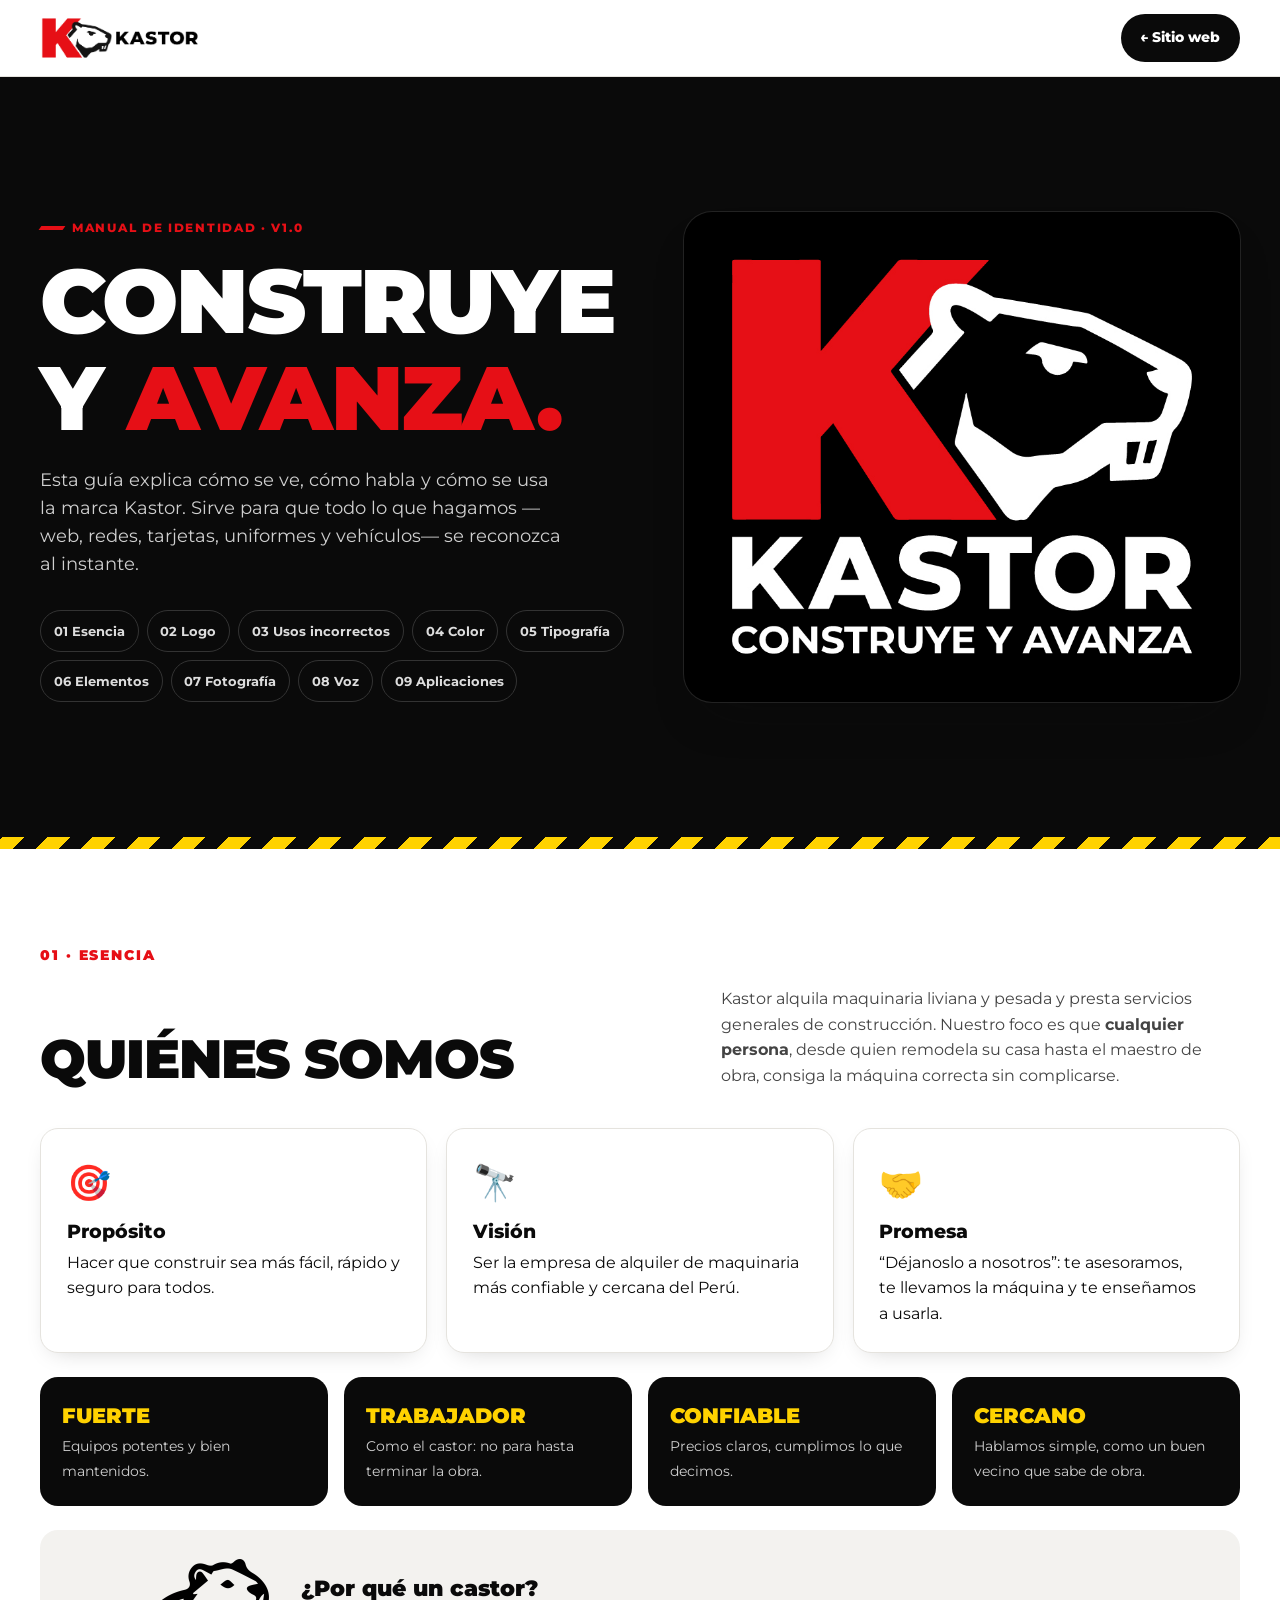
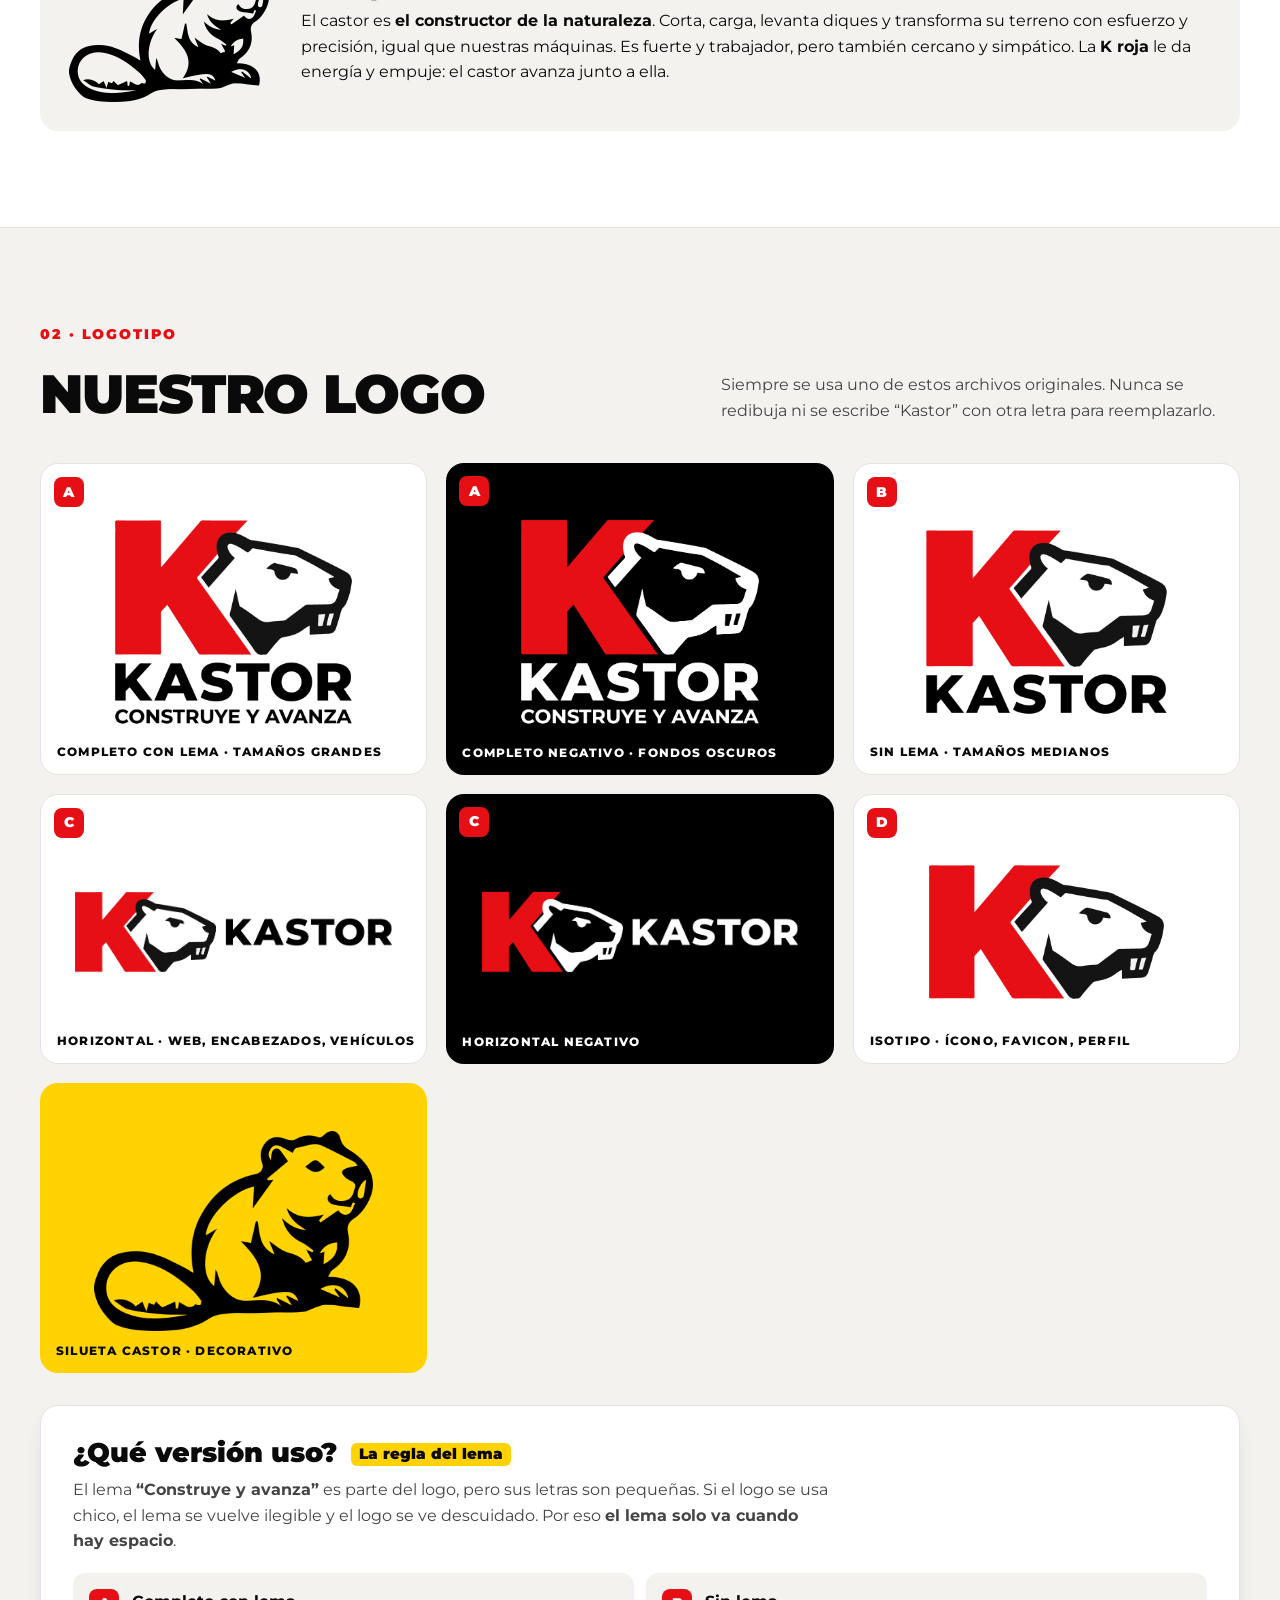
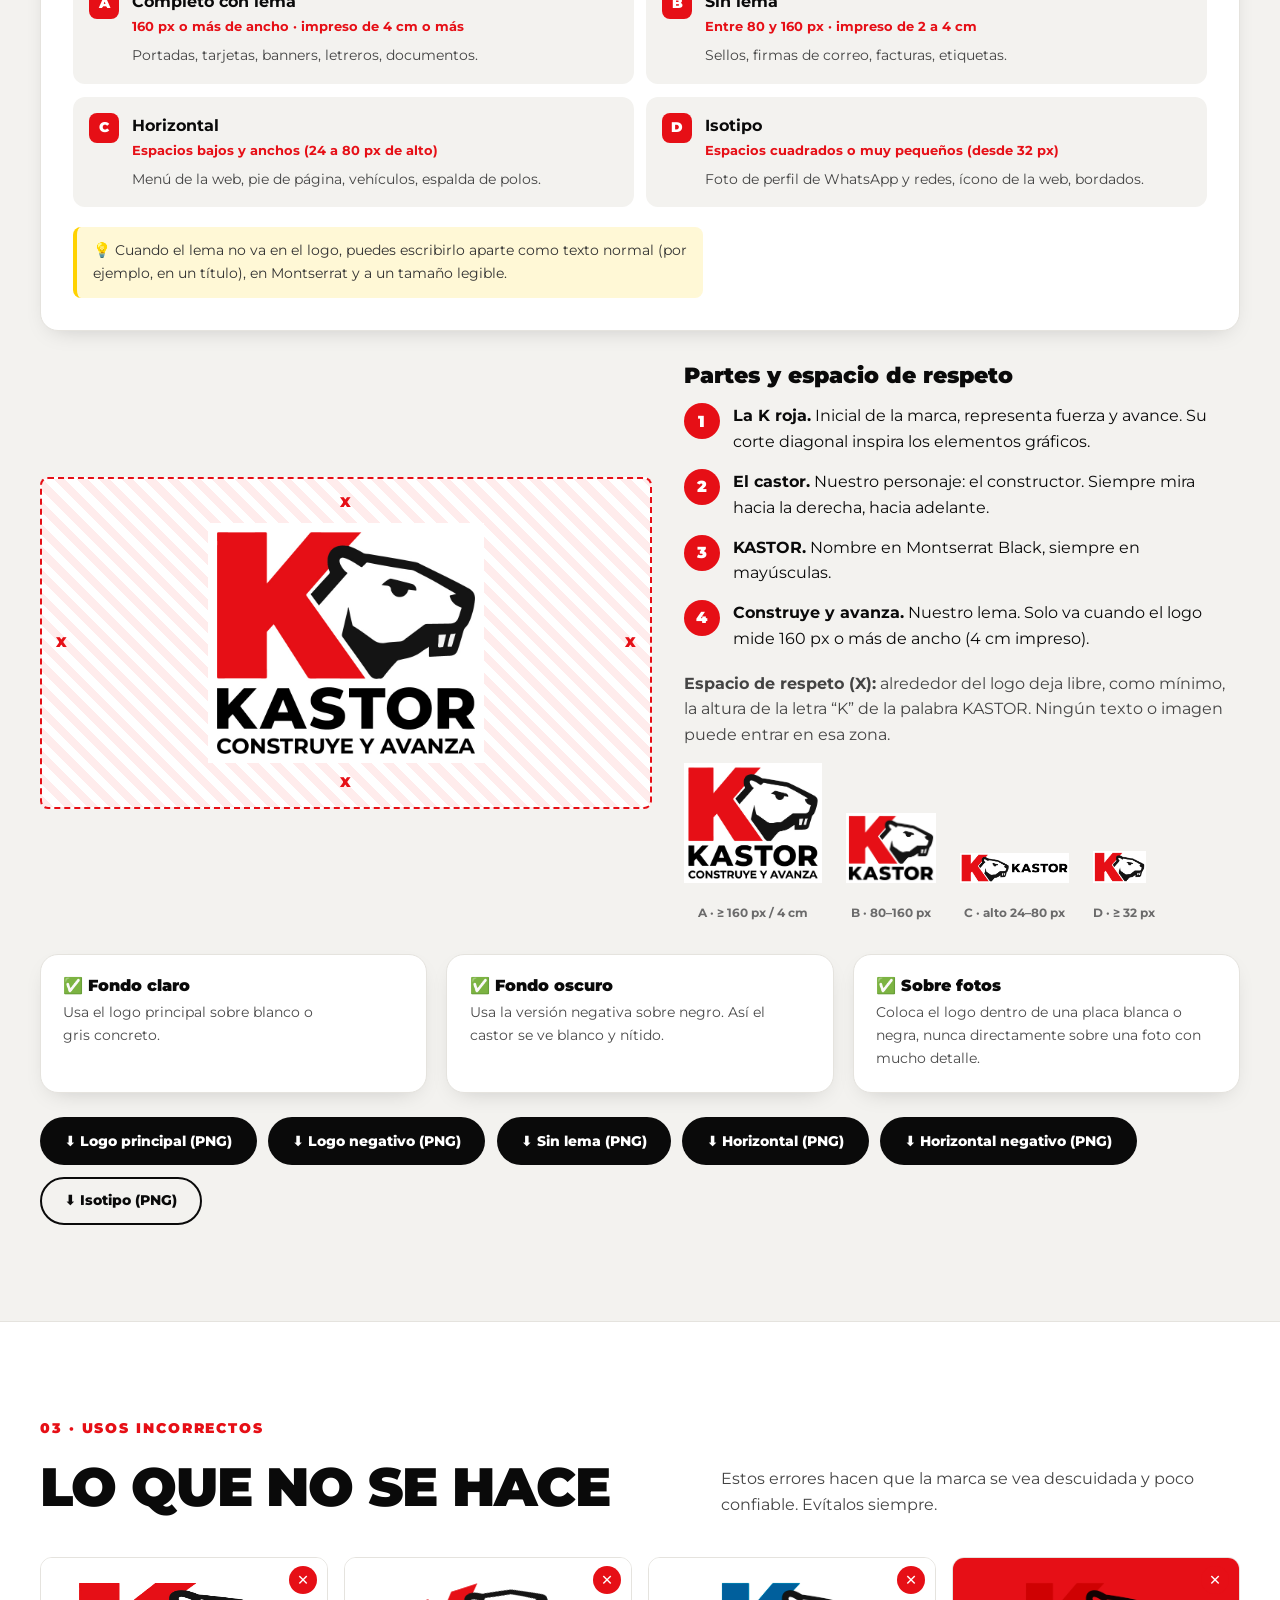
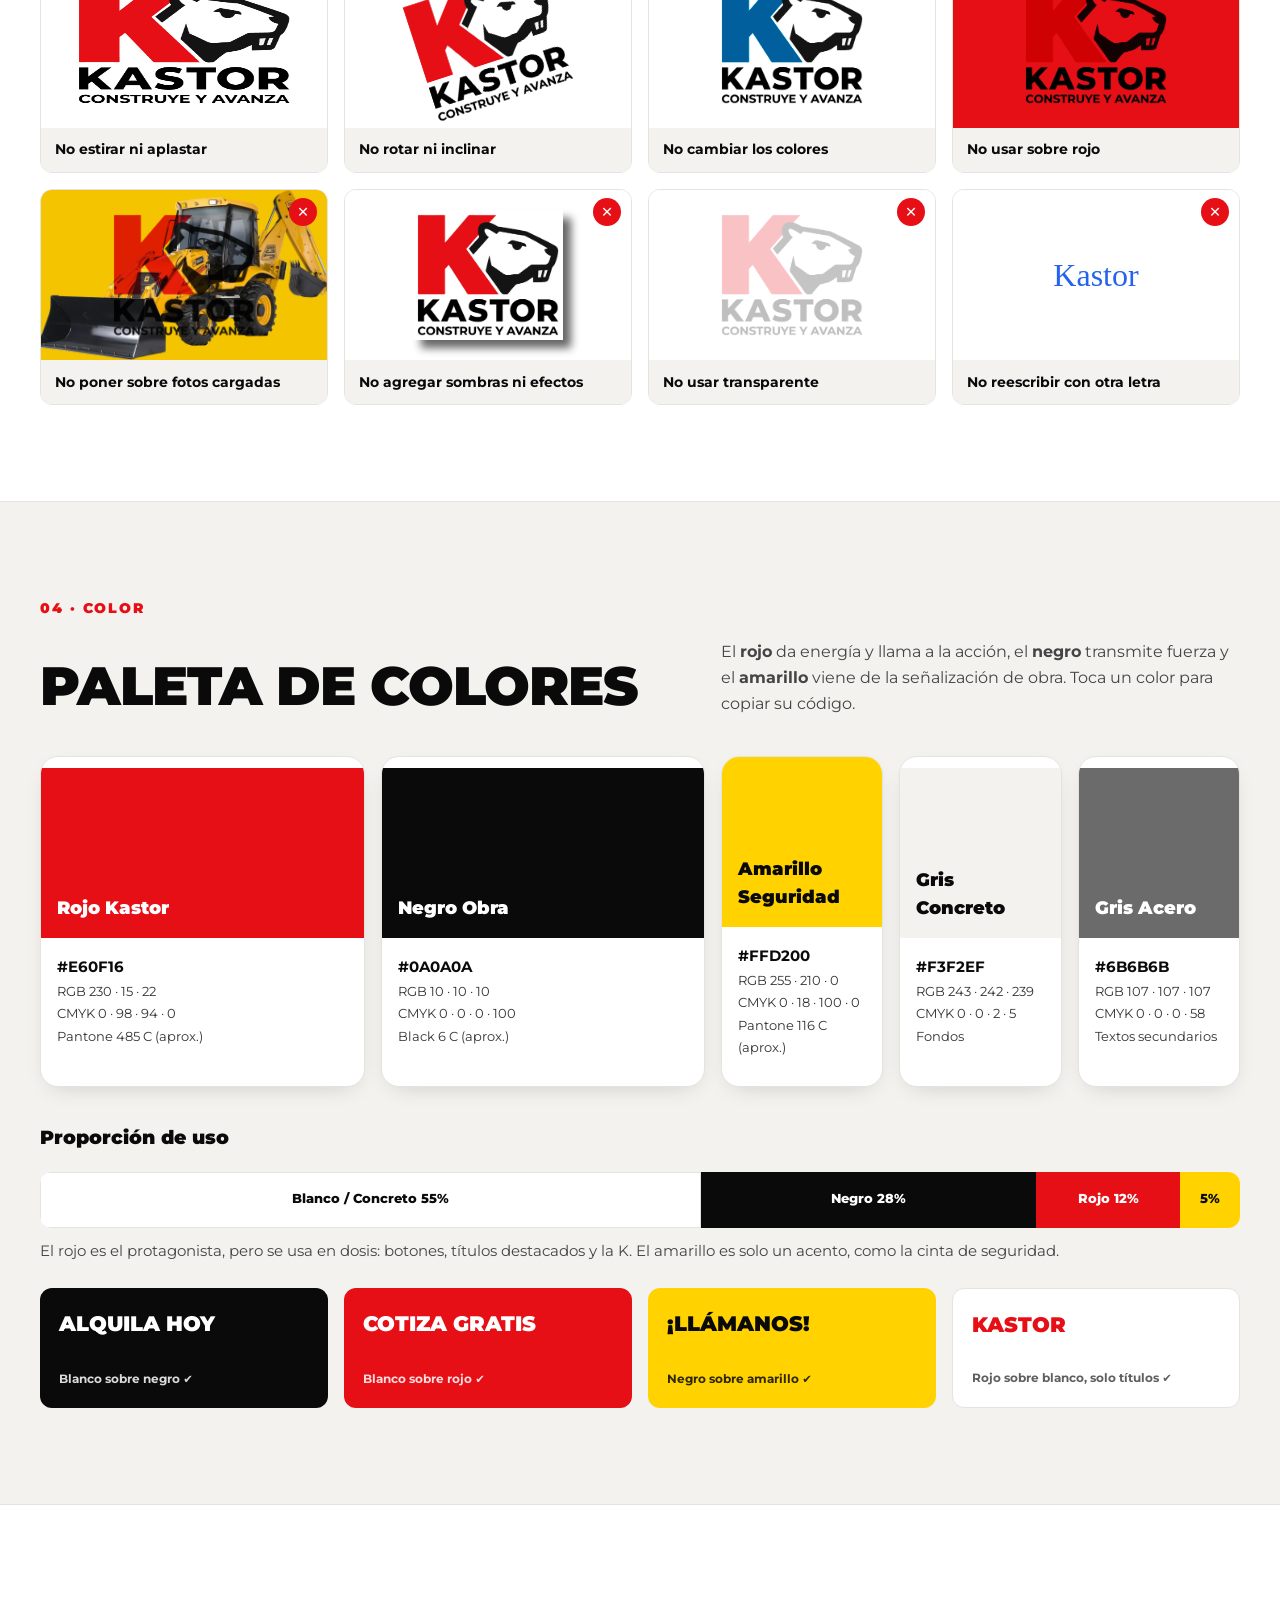
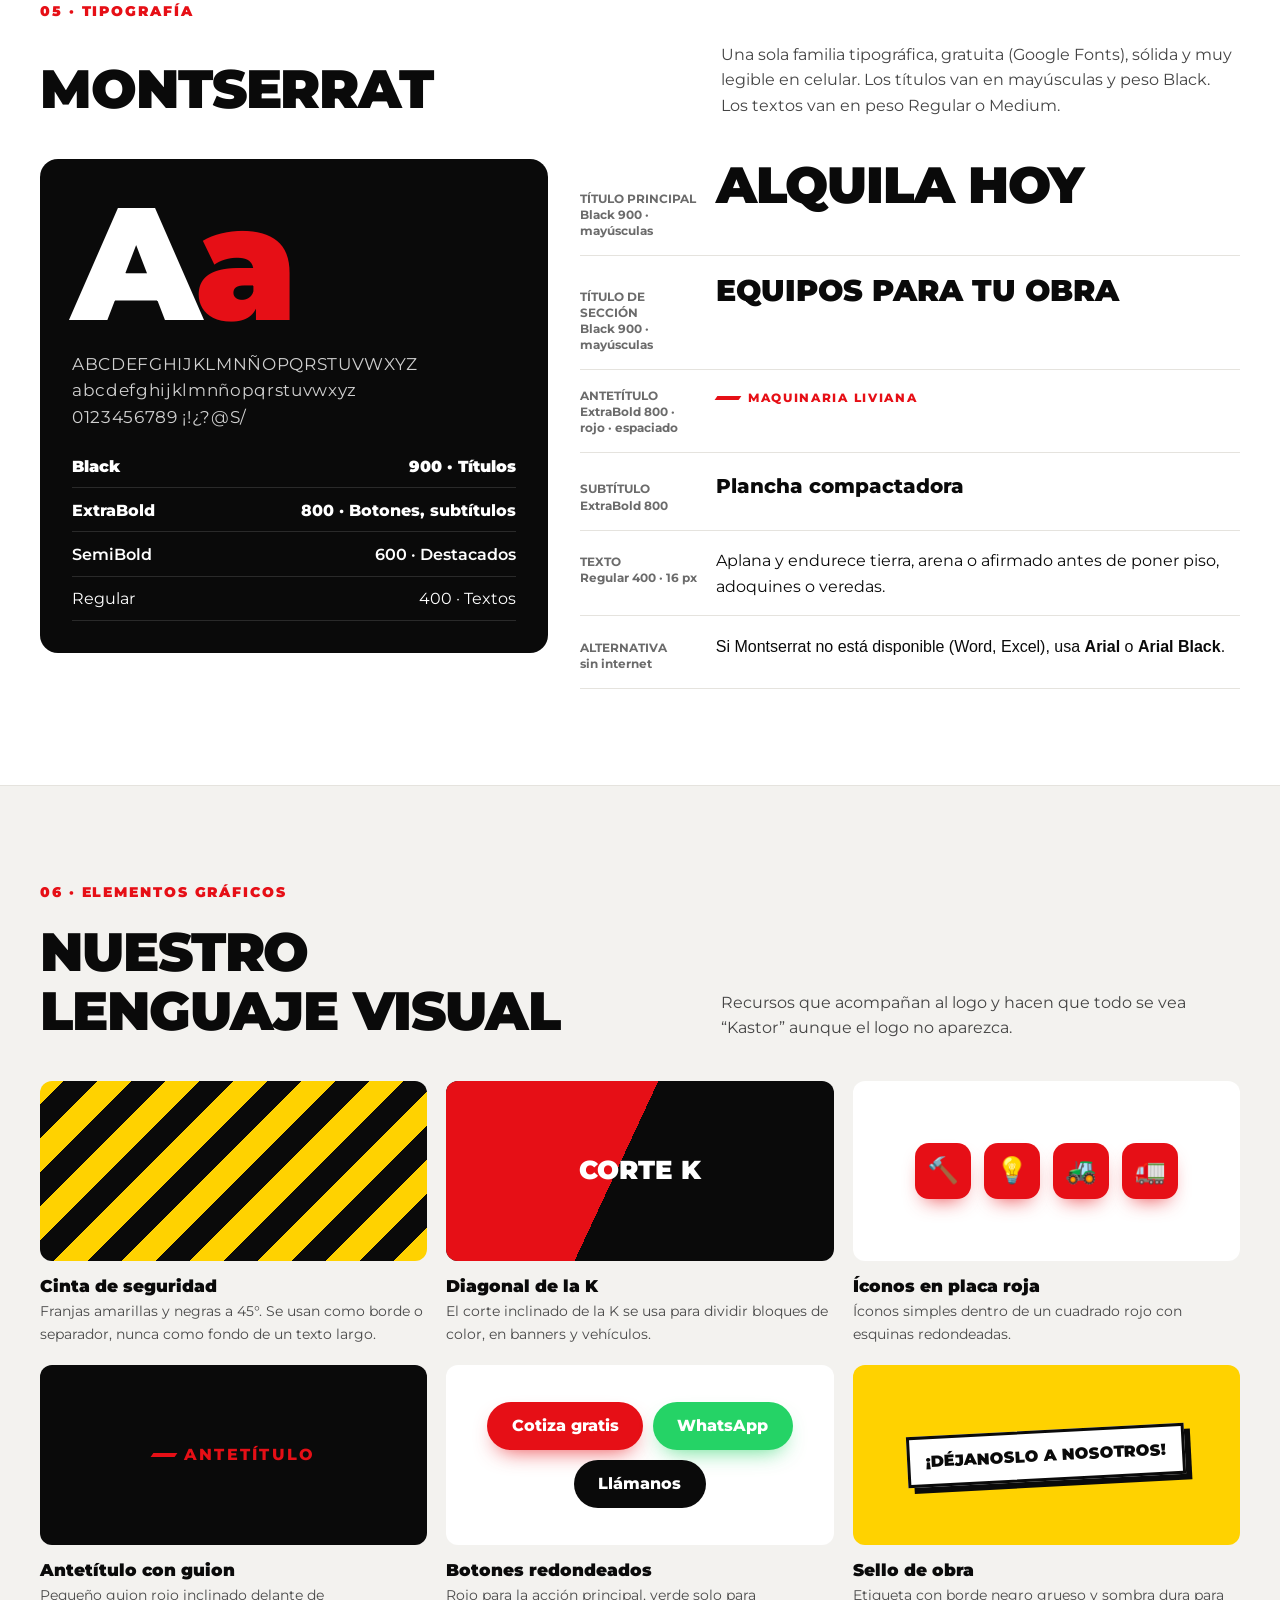
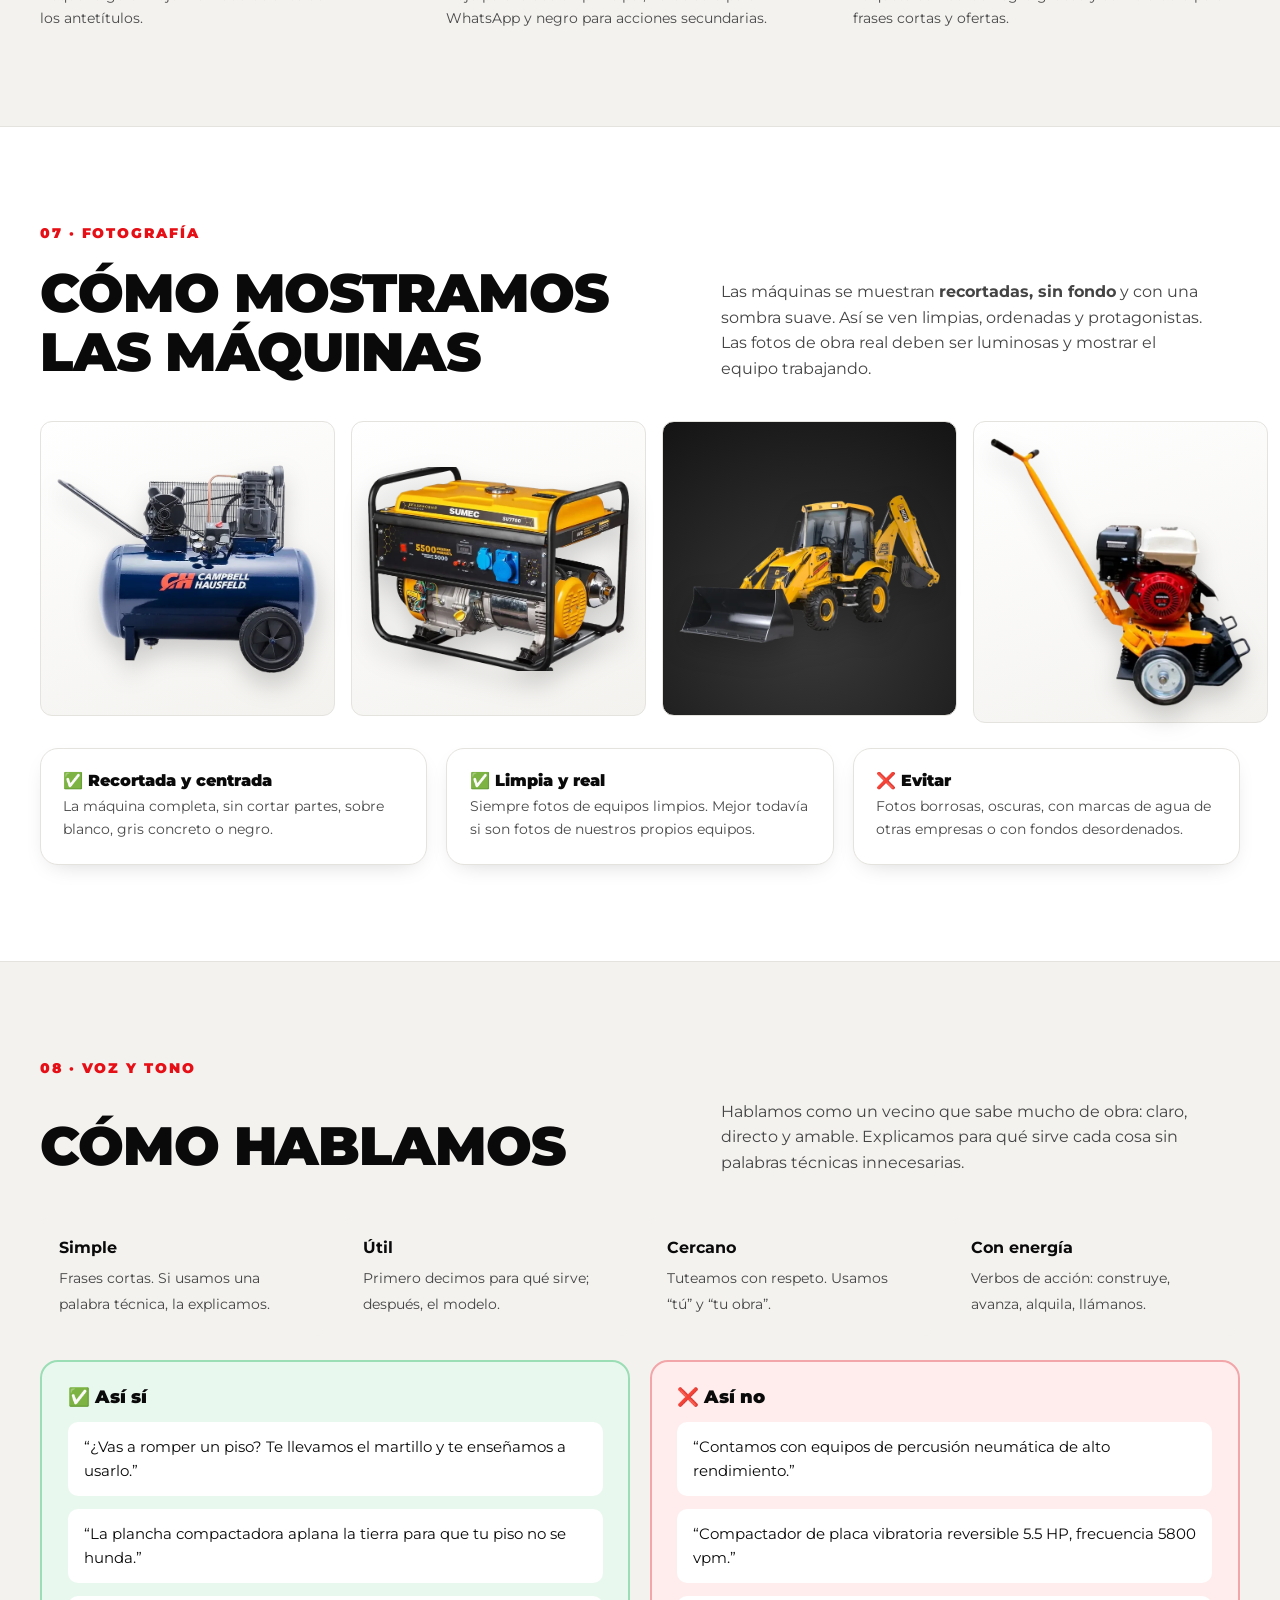
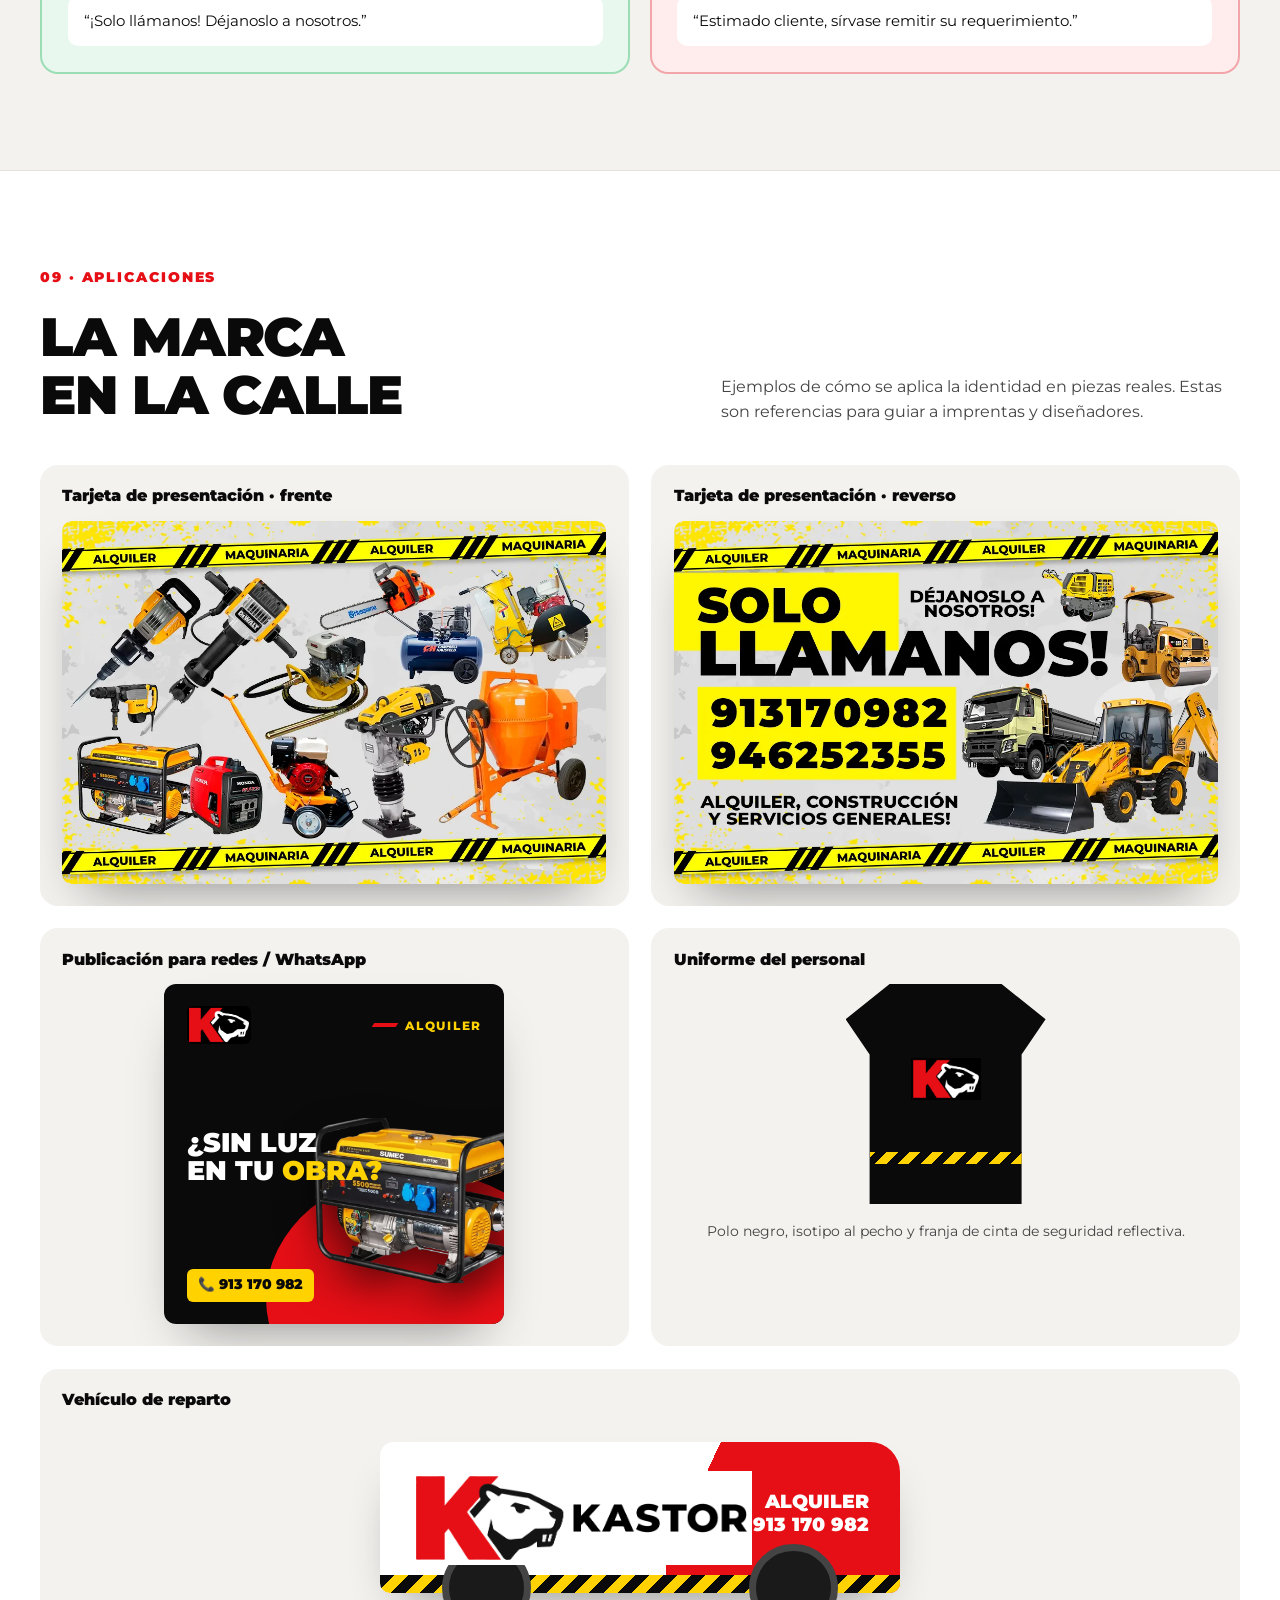
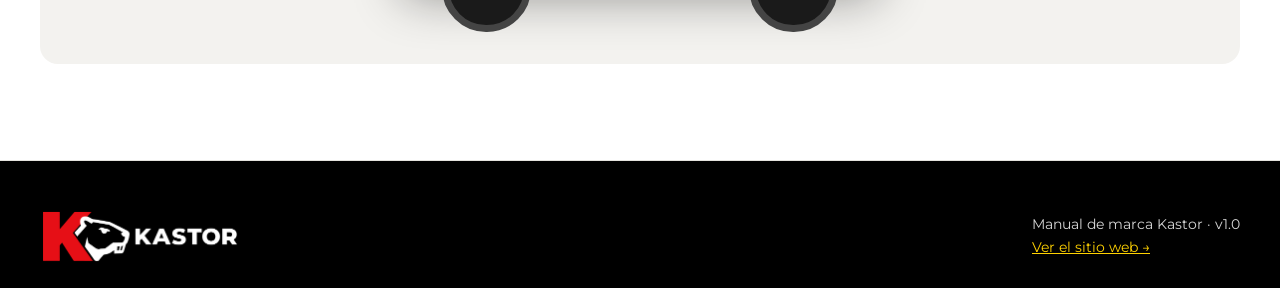
<file: branding.html>
<!DOCTYPE html>
<html lang="es-PE">
<head>
<meta charset="UTF-8">
<meta name="viewport" content="width=device-width, initial-scale=1">
<title>Manual de marca · Kastor</title>
<meta name="description" content="Manual de identidad visual de Kastor: logo, colores, tipografía, elementos gráficos, tono de voz y aplicaciones.">
<meta name="theme-color" content="#0A0A0A">
<link rel="icon" href="img/favicon.png">
<link rel="apple-touch-icon" href="img/apple-touch-icon.png">
<meta property="og:image" content="https://kastor.149.104.66.176.sslip.io/img/og-kastor.jpg">
<link rel="preconnect" href="https://fonts.googleapis.com">
<link rel="preconnect" href="https://fonts.gstatic.com" crossorigin>
<link href="https://fonts.googleapis.com/css2?family=Montserrat:ital,wght@0,400;0,500;0,600;0,700;0,800;0,900;1,700&display=swap" rel="stylesheet">
<link rel="stylesheet" href="css/kastor.css">
<style>
section{padding:clamp(3.5rem,8vw,6rem) 0;border-bottom:1px solid var(--concreto-2)}
.num{font-weight:900;font-size:.85rem;color:var(--rojo);letter-spacing:.14em}
.titulo-sec{display:grid;grid-template-columns:minmax(0,1.25fr) minmax(260px,1fr);gap:1.2rem 2rem;align-items:end;margin-bottom:2.5rem}
.titulo-sec .num{grid-column:1/-1}
.titulo-sec h2{font-size:clamp(2rem,5vw,3.4rem);text-transform:uppercase}
.titulo-sec p{color:#444;max-width:56ch}
@media (max-width:800px){.titulo-sec{grid-template-columns:1fr}}

/* Portada */
.portada{background:var(--negro);color:#fff;padding:0;border:0;position:relative;overflow:hidden}
.portada .contenedor{display:grid;grid-template-columns:1.1fr 1fr;gap:2rem;align-items:center;min-height:min(88vh,760px);padding:4rem 0}
.portada h1{font-size:clamp(2.6rem,7vw,5.6rem);text-transform:uppercase}
.portada h1 span{color:var(--rojo)}
.portada p{color:#cfcfcf;font-size:1.1rem;max-width:46ch;margin-top:1.2rem}
.portada .logo-p{background:#000;border-radius:28px;padding:2rem;box-shadow:0 0 0 1px #222,var(--sombra-l)}
.indice{display:flex;flex-wrap:wrap;gap:.5rem;margin-top:2rem}
.indice a{font-size:.82rem;font-weight:700;text-decoration:none;border:1px solid #333;padding:.45rem .8rem;min-height:42px;display:inline-flex;align-items:center;border-radius:999px;color:#ddd}
.indice a:hover{border-color:var(--rojo);color:#fff}
@media (max-width:860px){.portada .contenedor{grid-template-columns:1fr}.portada .logo-p{max-width:420px}}

/* Esencia */
.esencia{display:grid;grid-template-columns:repeat(3,1fr);gap:1.2rem}
.esencia .tarjeta{padding:1.6rem}
.esencia h3{font-size:1.2rem;margin:.6rem 0 .5rem;letter-spacing:0;font-weight:800}
.esencia .grande{font-size:2.2rem}
.personalidad{display:grid;grid-template-columns:repeat(4,1fr);gap:1rem;margin-top:1.5rem}
.rasgo{background:var(--negro);color:#fff;border-radius:var(--radio);padding:1.4rem}
.rasgo b{display:block;font-size:1.3rem;font-weight:900;text-transform:uppercase;color:var(--amarillo)}
.rasgo span{font-size:.9rem;color:#cfcfcf}
.historia{margin-top:1.5rem;display:grid;grid-template-columns:200px 1fr;gap:2rem;align-items:center;background:var(--concreto);border-radius:var(--radio);padding:1.8rem}
@media (max-width:860px){.esencia,.personalidad{grid-template-columns:1fr 1fr}.historia{grid-template-columns:1fr}.historia img{width:150px}}
@media (max-width:520px){.esencia,.personalidad{grid-template-columns:1fr}}

/* Logo */
.logos{display:grid;grid-template-columns:repeat(3,1fr);gap:1.2rem}
.ver{position:absolute;top:.8rem;left:.8rem;width:30px;height:30px;border-radius:8px;background:var(--rojo);color:#fff;font-weight:900;display:grid;place-items:center;font-size:.9rem;flex:none}
.que-version{margin-top:2rem;background:#fff;border-radius:var(--radio);padding:clamp(1.2rem,3vw,2rem);border:1px solid var(--concreto-2);box-shadow:var(--sombra)}
.que-version h3{font-size:clamp(1.3rem,4vw,1.7rem);letter-spacing:0;margin-bottom:.6rem}
.que-version h3 span{display:inline-block;font-size:.55em;background:var(--amarillo);padding:.2rem .5rem;border-radius:6px;vertical-align:middle;margin-left:.4rem}
.que-version>p{color:#444;max-width:70ch}
.tabla-ver{display:grid;grid-template-columns:repeat(2,1fr);gap:.8rem;margin:1.2rem 0}
.tv{display:flex;gap:.8rem;align-items:flex-start;background:var(--concreto);border-radius:var(--radio-s);padding:1rem}
.tv .ver{position:static}
.tv b{display:block}
.tv small{display:block;font-weight:700;color:var(--rojo);font-size:.8rem;margin:.15rem 0 .3rem}
.tv em{font-style:normal;font-size:.88rem;color:#444}
.que-version .tip{font-size:.9rem;background:#FFF8D6;border-left:4px solid var(--amarillo);padding:.8rem 1rem;border-radius:8px;color:#333}
@media (max-width:1000px){.logos{grid-template-columns:repeat(2,1fr)}}
@media (max-width:700px){.tabla-ver{grid-template-columns:1fr}}
.lienzo{border-radius:var(--radio);display:grid;place-items:center;padding:3rem 1.2rem 2.6rem;position:relative;min-height:clamp(190px,40vw,270px)}
.lienzo img{max-height:220px;width:auto;max-width:100%}
.lienzo .rot{position:absolute;left:1rem;bottom:.8rem;font-size:.75rem;font-weight:800;letter-spacing:.1em;text-transform:uppercase}
.b-blanco{background:#fff;border:1px solid var(--concreto-2)}
.b-negro{background:#000;color:#fff}
.b-rojo{background:var(--rojo);color:#fff}
.b-amarillo{background:var(--amarillo)}
.anatomia{display:grid;grid-template-columns:1.1fr 1fr;gap:2rem;align-items:center;margin-top:2rem}
.anatomia ol{display:grid;gap:.9rem;list-style:none;counter-reset:a}
.anatomia li{display:grid;grid-template-columns:36px 1fr;gap:.8rem;align-items:start}
.anatomia li::before{counter-increment:a;content:counter(a);width:36px;height:36px;border-radius:50%;background:var(--rojo);color:#fff;display:grid;place-items:center;font-weight:900}
.zona{position:relative;padding:44px;border:2px dashed var(--rojo);border-radius:8px;background:repeating-linear-gradient(45deg,var(--rojo-claro) 0 8px,#fff 8px 16px)}
.zona img{background:#fff;max-height:240px;margin:auto}
.zona .x{position:absolute;font-weight:900;color:var(--rojo);font-size:.9rem}
.reglas{display:grid;grid-template-columns:repeat(3,1fr);gap:1.2rem;margin-top:2rem}
.regla{padding:1.4rem}
.regla h4{font-size:1rem;margin-bottom:.4rem;letter-spacing:0}
.regla p{font-size:.9rem;color:#4a4a4a}
.tamanos{display:flex;align-items:flex-end;gap:1.5rem;margin-top:1rem;flex-wrap:wrap}
.tamanos div{text-align:center;font-size:.75rem;font-weight:700;color:var(--acero)}
@media (max-width:860px){.logos,.anatomia,.reglas{grid-template-columns:1fr}}

/* Incorrectos */
.malos{display:grid;grid-template-columns:repeat(4,1fr);gap:1rem}
.malo{border-radius:var(--radio-s);overflow:hidden;border:1px solid var(--concreto-2)}
.malo .l{height:170px;display:grid;place-items:center;padding:1rem;position:relative;background:#fff;overflow:hidden}
.malo .l img{max-height:130px}
.malo .l::after{content:"✕";position:absolute;top:8px;right:10px;width:28px;height:28px;border-radius:50%;background:var(--rojo);color:#fff;display:grid;place-items:center;font-weight:900;font-size:.9rem}
.malo p{padding:.7rem .9rem;font-size:.85rem;font-weight:700;background:var(--concreto)}
@media (max-width:860px){.malos{grid-template-columns:1fr 1fr}}

/* Colores */
.paleta{display:grid;grid-template-columns:2fr 2fr 1fr 1fr 1fr;gap:1rem}
.color{border-radius:var(--radio);overflow:hidden;box-shadow:var(--sombra);background:#fff;cursor:pointer;border:1px solid var(--concreto-2);text-align:left;font-family:inherit;padding:0}
.color .m{height:170px;display:flex;align-items:flex-end;padding:1rem;font-weight:900;font-size:1.1rem}
.color .d{padding:1rem;font-size:.82rem;line-height:1.7;color:#333}
.color .d b{display:block;font-size:.95rem;color:var(--negro)}
.color .copiado{font-size:.72rem;color:var(--rojo);font-weight:800;min-height:1em}
.proporcion{display:flex;height:56px;border-radius:12px;overflow:hidden;margin-top:1.5rem;font-weight:800;font-size:.8rem}
.proporcion div{display:grid;place-items:center}
.combos{display:grid;grid-template-columns:repeat(4,1fr);gap:1rem;margin-top:1.5rem}
.combo{border-radius:var(--radio-s);padding:1.2rem;font-weight:900;font-size:1.3rem;text-transform:uppercase;min-height:120px;display:flex;flex-direction:column;justify-content:space-between}
.combo small{font-size:.72rem;font-weight:700;text-transform:none;letter-spacing:0;opacity:.85}
@media (max-width:960px){.paleta{grid-template-columns:1fr 1fr}.combos{grid-template-columns:1fr 1fr}}

/* Tipografía */
.tipo{display:grid;grid-template-columns:1fr 1.3fr;gap:2rem;align-items:start}
.especimen{background:var(--negro);color:#fff;border-radius:var(--radio);padding:2rem;overflow:hidden}
.especimen .aa{font-size:clamp(6rem,14vw,10rem);font-weight:900;line-height:.9;letter-spacing:-.04em}
.especimen .aa span{color:var(--rojo)}
.especimen p{font-size:clamp(.78rem,3.2vw,1.05rem);letter-spacing:.04em;margin-top:1rem;color:#d0d0d0;overflow-wrap:anywhere}
.pesos{display:grid;gap:.6rem;margin-top:1.4rem}
.pesos div{display:flex;justify-content:space-between;border-bottom:1px solid #2a2a2a;padding-bottom:.5rem}
.escala{display:grid;gap:1.1rem}
.escala .fila{display:grid;grid-template-columns:120px 1fr;gap:1rem;align-items:baseline;border-bottom:1px solid var(--concreto-2);padding-bottom:1rem}
.escala .etq{font-size:.72rem;font-weight:700;color:var(--acero);line-height:1.4}
@media (max-width:860px){.tipo{grid-template-columns:1fr}.escala .fila{grid-template-columns:1fr}}

/* Elementos gráficos */
.elementos{display:grid;grid-template-columns:repeat(3,1fr);gap:1.2rem}
.elem .muestra{height:180px;border-radius:var(--radio-s);margin-bottom:1rem;display:grid;place-items:center;overflow:hidden;position:relative}
.elem h4{font-size:1.05rem;letter-spacing:0;margin-bottom:.3rem}
.elem p{font-size:.9rem;color:#4a4a4a}
.diag{background:var(--negro)}
.diag::before{content:"";position:absolute;inset:0;background:linear-gradient(115deg,var(--rojo) 0 45%,transparent 45%)}
.diag span{position:relative;color:#fff;font-weight:900;font-size:1.6rem;text-transform:uppercase}
.iconos{display:flex;gap:.8rem;flex-wrap:wrap;justify-content:center}
.iconos i{width:56px;height:56px;border-radius:14px;background:var(--rojo);display:grid;place-items:center;font-style:normal;font-size:1.6rem;box-shadow:0 10px 20px -10px rgba(230,15,22,.8)}
.boton-demo{display:flex;flex-wrap:wrap;gap:.6rem;justify-content:center}
@media (max-width:860px){.elementos{grid-template-columns:1fr}}

/* Fotografía */
.fotos{display:grid;grid-template-columns:repeat(4,1fr);gap:1rem}
.fotos .f{aspect-ratio:1;border-radius:var(--radio-s);display:grid;place-items:center;padding:1rem;background:linear-gradient(160deg,#fff,var(--concreto));border:1px solid var(--concreto-2)}
.fotos .f img{max-height:100%;object-fit:contain;filter:drop-shadow(0 12px 12px rgba(0,0,0,.18))}
.fotos .f.oscura{background:radial-gradient(circle at 50% 70%,#3a3a3a,#141414)}
@media (max-width:760px){.fotos{grid-template-columns:1fr 1fr}}

/* Voz */
.voz{display:grid;grid-template-columns:1fr 1fr;gap:1.2rem}
.voz .col{border-radius:var(--radio);padding:1.6rem}
.voz .si{background:#E9F8EF;border:2px solid #9BDDB4}
.voz .no{background:var(--rojo-claro);border:2px solid #F3A6A9}
.voz h4{font-size:1.1rem;margin-bottom:1rem;letter-spacing:0}
.voz ul{list-style:none;display:grid;gap:.8rem}
.voz li{background:#fff;border-radius:10px;padding:.8rem 1rem;font-size:.95rem}
.principios{display:grid;grid-template-columns:repeat(4,1fr);gap:1rem;margin-bottom:1.5rem}
.principios div{padding:1.2rem;border-radius:var(--radio-s);background:var(--concreto)}
.principios b{display:block;margin-bottom:.3rem}
.principios span{font-size:.88rem;color:#444}
@media (max-width:860px){.voz{grid-template-columns:1fr}.principios{grid-template-columns:1fr 1fr}}

/* Aplicaciones */
.apps{display:grid;grid-template-columns:repeat(2,1fr);gap:1.4rem}
.app{border-radius:var(--radio);overflow:hidden;background:var(--concreto);padding:1.4rem;display:flex;flex-direction:column;gap:1rem}
.app h4{font-size:1rem;letter-spacing:0}
.app img.tarj{border-radius:10px;box-shadow:var(--sombra-l)}
.post{aspect-ratio:1;max-width:340px;margin:auto;width:100%;background:var(--negro);color:#fff;border-radius:12px;position:relative;overflow:hidden;padding:1.4rem;display:flex;flex-direction:column;justify-content:space-between;box-shadow:var(--sombra-l)}
.post::before{content:"";position:absolute;inset:auto -20% -30% 30%;height:75%;background:var(--rojo);border-radius:50%}
.post>*{position:relative}
.post .top{display:flex;justify-content:space-between;align-items:center}
.post .top img{height:38px;background:#000;border-radius:6px}
.post h5{font-size:1.7rem;font-weight:900;line-height:1;text-transform:uppercase}
.post h5 span{color:var(--amarillo)}
.post .maq-img{position:absolute;right:-6%;bottom:12%;width:62%;filter:drop-shadow(0 18px 18px rgba(0,0,0,.6))}
.post .pie{background:var(--amarillo);color:var(--negro);font-weight:900;padding:.35rem .7rem;border-radius:6px;font-size:.85rem;align-self:flex-start}
.casco{display:flex;gap:1.5rem;justify-content:center;align-items:flex-end;flex-wrap:wrap}
.polo{width:200px;height:220px;background:var(--negro);border-radius:30px 30px 14px 14px;position:relative;clip-path:polygon(22% 0,78% 0,100% 16%,88% 32%,88% 100%,12% 100%,12% 32%,0 16%);display:grid;place-items:center}
.polo img{width:70px;margin-top:-30px}
.polo::after{content:"";position:absolute;left:12%;right:12%;bottom:18%;height:12px;background:repeating-linear-gradient(-45deg,var(--amarillo) 0 8px,var(--negro) 8px 16px)}
.vehiculo{width:100%;max-width:520px;margin:auto;aspect-ratio:2.4/1;position:relative}
.vehiculo .carr{position:absolute;inset:8% 0 22% 0;background:#fff;border-radius:14px 30px 10px 10px;box-shadow:var(--sombra-l);overflow:hidden;display:flex;align-items:center;padding-left:6%}
.vehiculo .carr::before{content:"";position:absolute;inset:0 0 0 55%;background:linear-gradient(115deg,transparent 0 18%,var(--rojo) 18%)}
.vehiculo .carr::after{content:"";position:absolute;left:0;right:0;bottom:0;height:12%;background:repeating-linear-gradient(-45deg,var(--amarillo) 0 10px,var(--negro) 10px 20px)}
.vehiculo .carr img{height:62%;position:relative;z-index:1}
.vehiculo .carr b{position:absolute;right:6%;top:50%;transform:translateY(-60%);color:#fff;font-size:clamp(.8rem,2.2vw,1.2rem);font-weight:900;z-index:1;text-align:right;line-height:1.2}
.vehiculo .rueda{position:absolute;bottom:4%;width:17%;aspect-ratio:1;border-radius:50%;background:#1a1a1a;border:7px solid #444}
@media (max-width:860px){.apps{grid-template-columns:1fr}}

.descargas{display:flex;flex-wrap:wrap;gap:.7rem;margin-top:1.5rem}
.descargas a{font-size:.88rem}

@media print{
  .header,.wa-flotante,.indice,.descargas{display:none!important}
  section{break-inside:avoid;page-break-inside:avoid;padding:2rem 0}
  .portada{-webkit-print-color-adjust:exact;print-color-adjust:exact}
  *{-webkit-print-color-adjust:exact;print-color-adjust:exact}
  .aparece{opacity:1!important;transform:none!important}
}
</style>
</head>
<body>

<header class="header">
  <div class="contenedor">
    <a class="marca" href="index.html"><img src="img/logo-horizontal.png" alt="Kastor"></a>
    <a class="btn btn-negro" href="index.html" style="padding:.7rem 1.1rem;font-size:.88rem">← Sitio web</a>
  </div>
</header>

<!-- PORTADA -->
<section class="portada">
  <div class="contenedor">
    <div class="aparece">
      <span class="kicker">Manual de identidad · v1.0</span>
      <h1 style="margin-top:1rem">Construye<br>y <span>avanza.</span></h1>
      <p>Esta guía explica cómo se ve, cómo habla y cómo se usa la marca Kastor. Sirve para que todo lo que hagamos —web, redes, tarjetas, uniformes y vehículos— se reconozca al instante.</p>
      <nav class="indice">
        <a href="#esencia">01 Esencia</a><a href="#logo">02 Logo</a><a href="#incorrecto">03 Usos incorrectos</a><a href="#color">04 Color</a><a href="#tipografia">05 Tipografía</a><a href="#elementos">06 Elementos</a><a href="#fotografia">07 Fotografía</a><a href="#voz">08 Voz</a><a href="#aplicaciones">09 Aplicaciones</a>
      </nav>
    </div>
    <div class="logo-p aparece"><img src="img/logo-kastor-negro.png" alt="Logo Kastor"></div>
  </div>
  <div class="cinta"></div>
</section>

<!-- 01 ESENCIA -->
<section id="esencia">
  <div class="contenedor">
    <div class="titulo-sec"><span class="num">01 · ESENCIA</span><h2>Quiénes somos</h2><p>Kastor alquila maquinaria liviana y pesada y presta servicios generales de construcción. Nuestro foco es que <b>cualquier persona</b>, desde quien remodela su casa hasta el maestro de obra, consiga la máquina correcta sin complicarse.</p></div>
    <div class="esencia">
      <div class="tarjeta aparece"><div class="grande">🎯</div><h3>Propósito</h3><p>Hacer que construir sea más fácil, rápido y seguro para todos.</p></div>
      <div class="tarjeta aparece"><div class="grande">🔭</div><h3>Visión</h3><p>Ser la empresa de alquiler de maquinaria más confiable y cercana del Perú.</p></div>
      <div class="tarjeta aparece"><div class="grande">🤝</div><h3>Promesa</h3><p>“Déjanoslo a nosotros”: te asesoramos, te llevamos la máquina y te enseñamos a usarla.</p></div>
    </div>
    <div class="personalidad">
      <div class="rasgo aparece"><b>Fuerte</b><span>Equipos potentes y bien mantenidos.</span></div>
      <div class="rasgo aparece"><b>Trabajador</b><span>Como el castor: no para hasta terminar la obra.</span></div>
      <div class="rasgo aparece"><b>Confiable</b><span>Precios claros, cumplimos lo que decimos.</span></div>
      <div class="rasgo aparece"><b>Cercano</b><span>Hablamos simple, como un buen vecino que sabe de obra.</span></div>
    </div>
    <div class="historia aparece">
      <img src="img/castor-silueta.png" alt="Silueta del castor">
      <div>
        <h3 style="font-size:1.4rem;margin-bottom:.5rem;letter-spacing:0">¿Por qué un castor?</h3>
        <p>El castor es <b>el constructor de la naturaleza</b>. Corta, carga, levanta diques y transforma su terreno con esfuerzo y precisión, igual que nuestras máquinas. Es fuerte y trabajador, pero también cercano y simpático. La <b>K roja</b> le da energía y empuje: el castor avanza junto a ella.</p>
      </div>
    </div>
  </div>
</section>

<!-- 02 LOGO -->
<section id="logo" class="gris">
  <div class="contenedor">
    <div class="titulo-sec"><span class="num">02 · LOGOTIPO</span><h2>Nuestro logo</h2><p>Siempre se usa uno de estos archivos originales. Nunca se redibuja ni se escribe “Kastor” con otra letra para reemplazarlo.</p></div>
    <div class="logos">
      <div class="lienzo b-blanco aparece"><span class="ver">A</span><img src="img/logo-kastor.png" alt="Logo completo"><span class="rot">Completo con lema · tamaños grandes</span></div>
      <div class="lienzo b-negro aparece"><span class="ver">A</span><img src="img/logo-kastor-negro.png" alt="Logo completo negativo"><span class="rot">Completo negativo · fondos oscuros</span></div>
      <div class="lienzo b-blanco aparece"><span class="ver">B</span><img src="img/logo-sin-lema.png" alt="Logo sin lema" style="max-height:200px"><span class="rot">Sin lema · tamaños medianos</span></div>
      <div class="lienzo b-blanco aparece"><span class="ver">C</span><img src="img/logo-horizontal.png" alt="Logo horizontal" style="max-height:90px"><span class="rot">Horizontal · web, encabezados, vehículos</span></div>
      <div class="lienzo b-negro aparece"><span class="ver">C</span><img src="img/logo-horizontal-negro.png" alt="Logo horizontal negativo" style="max-height:90px"><span class="rot">Horizontal negativo</span></div>
      <div class="lienzo b-blanco aparece"><span class="ver">D</span><img src="img/isotipo-kastor.png" alt="Isotipo" style="max-height:150px"><span class="rot">Isotipo · ícono, favicon, perfil</span></div>
      <div class="lienzo b-amarillo aparece"><img src="img/castor-silueta.png" alt="Silueta castor" style="max-height:200px"><span class="rot">Silueta castor · decorativo</span></div>
    </div>

    <div class="que-version aparece">
      <h3>¿Qué versión uso? <span>La regla del lema</span></h3>
      <p>El lema <b>“Construye y avanza”</b> es parte del logo, pero sus letras son pequeñas. Si el logo se usa chico, el lema se vuelve ilegible y el logo se ve descuidado. Por eso <b>el lema solo va cuando hay espacio</b>.</p>
      <div class="tabla-ver">
        <div class="tv"><span class="ver">A</span><div><b>Completo con lema</b><small>160 px o más de ancho · impreso de 4 cm o más</small><em>Portadas, tarjetas, banners, letreros, documentos.</em></div></div>
        <div class="tv"><span class="ver">B</span><div><b>Sin lema</b><small>Entre 80 y 160 px · impreso de 2 a 4 cm</small><em>Sellos, firmas de correo, facturas, etiquetas.</em></div></div>
        <div class="tv"><span class="ver">C</span><div><b>Horizontal</b><small>Espacios bajos y anchos (24 a 80 px de alto)</small><em>Menú de la web, pie de página, vehículos, espalda de polos.</em></div></div>
        <div class="tv"><span class="ver">D</span><div><b>Isotipo</b><small>Espacios cuadrados o muy pequeños (desde 32 px)</small><em>Foto de perfil de WhatsApp y redes, ícono de la web, bordados.</em></div></div>
      </div>
      <p class="tip">💡 Cuando el lema no va en el logo, puedes escribirlo aparte como texto normal (por ejemplo, en un título), en Montserrat y a un tamaño legible.</p>
    </div>

    <div class="anatomia">
      <div class="zona aparece">
        <span class="x" style="top:12px;left:50%;transform:translateX(-50%)">X</span>
        <span class="x" style="bottom:12px;left:50%;transform:translateX(-50%)">X</span>
        <span class="x" style="left:14px;top:50%;transform:translateY(-50%)">X</span>
        <span class="x" style="right:14px;top:50%;transform:translateY(-50%)">X</span>
        <img src="img/logo-kastor.png" alt="Área de protección">
      </div>
      <div class="aparece">
        <h3 style="font-size:1.4rem;margin-bottom:1rem;letter-spacing:0">Partes y espacio de respeto</h3>
        <ol>
          <li><span><b>La K roja.</b> Inicial de la marca, representa fuerza y avance. Su corte diagonal inspira los elementos gráficos.</span></li>
          <li><span><b>El castor.</b> Nuestro personaje: el constructor. Siempre mira hacia la derecha, hacia adelante.</span></li>
          <li><span><b>KASTOR.</b> Nombre en Montserrat Black, siempre en mayúsculas.</span></li>
          <li><span><b>Construye y avanza.</b> Nuestro lema. Solo va cuando el logo mide 160 px o más de ancho (4 cm impreso).</span></li>
        </ol>
        <p style="margin-top:1.2rem;color:#444"><b>Espacio de respeto (X):</b> alrededor del logo deja libre, como mínimo, la altura de la letra “K” de la palabra KASTOR. Ningún texto o imagen puede entrar en esa zona.</p>
        <div class="tamanos">
          <div><img src="img/logo-kastor.png" style="height:120px" alt=""><br>A · ≥ 160 px / 4 cm</div>
          <div><img src="img/logo-sin-lema.png" style="height:70px" alt=""><br>B · 80–160 px</div>
          <div><img src="img/logo-horizontal.png" style="height:30px" alt=""><br>C · alto 24–80 px</div>
          <div><img src="img/isotipo-kastor.png" style="height:32px" alt=""><br>D · ≥ 32 px</div>
        </div>
      </div>
    </div>

    <div class="reglas">
      <div class="regla tarjeta aparece"><h4>✅ Fondo claro</h4><p>Usa el logo principal sobre blanco o gris concreto.</p></div>
      <div class="regla tarjeta aparece"><h4>✅ Fondo oscuro</h4><p>Usa la versión negativa sobre negro. Así el castor se ve blanco y nítido.</p></div>
      <div class="regla tarjeta aparece"><h4>✅ Sobre fotos</h4><p>Coloca el logo dentro de una placa blanca o negra, nunca directamente sobre una foto con mucho detalle.</p></div>
    </div>
    <div class="descargas">
      <a class="btn btn-negro" href="img/logo-kastor.png" download>⬇ Logo principal (PNG)</a>
      <a class="btn btn-negro" href="img/logo-kastor-negro.png" download>⬇ Logo negativo (PNG)</a>
      <a class="btn btn-negro" href="img/logo-sin-lema.png" download>⬇ Sin lema (PNG)</a>
      <a class="btn btn-negro" href="img/logo-horizontal.png" download>⬇ Horizontal (PNG)</a>
      <a class="btn btn-negro" href="img/logo-horizontal-negro.png" download>⬇ Horizontal negativo (PNG)</a>
      <a class="btn btn-borde" href="img/isotipo-kastor.png" download>⬇ Isotipo (PNG)</a>
    </div>
  </div>
</section>

<!-- 03 INCORRECTOS -->
<section id="incorrecto">
  <div class="contenedor">
    <div class="titulo-sec"><span class="num">03 · USOS INCORRECTOS</span><h2>Lo que no se hace</h2><p>Estos errores hacen que la marca se vea descuidada y poco confiable. Evítalos siempre.</p></div>
    <div class="malos">
      <div class="malo aparece"><div class="l"><img src="img/logo-kastor.png" style="transform:scaleX(1.5)" alt=""></div><p>No estirar ni aplastar</p></div>
      <div class="malo aparece"><div class="l"><img src="img/logo-kastor.png" style="transform:rotate(-18deg)" alt=""></div><p>No rotar ni inclinar</p></div>
      <div class="malo aparece"><div class="l"><img src="img/logo-kastor.png" style="filter:hue-rotate(200deg)" alt=""></div><p>No cambiar los colores</p></div>
      <div class="malo aparece"><div class="l" style="background:var(--rojo)"><img src="img/logo-kastor.png" style="mix-blend-mode:multiply" alt=""></div><p>No usar sobre rojo</p></div>
      <div class="malo aparece"><div class="l" style="background:url(img/maq/retroexcavadora.webp) center/cover,#f4c400"><img src="img/logo-kastor.png" style="mix-blend-mode:multiply;opacity:.9" alt=""></div><p>No poner sobre fotos cargadas</p></div>
      <div class="malo aparece"><div class="l"><img src="img/logo-kastor.png" style="filter:drop-shadow(8px 8px 4px rgba(0,0,0,.6)) blur(.4px)" alt=""></div><p>No agregar sombras ni efectos</p></div>
      <div class="malo aparece"><div class="l"><img src="img/logo-kastor.png" style="opacity:.25" alt=""></div><p>No usar transparente</p></div>
      <div class="malo aparece"><div class="l"><span style="font-family:'Comic Sans MS',cursive;font-size:2rem;color:#2563eb">Kastor</span></div><p>No reescribir con otra letra</p></div>
    </div>
  </div>
</section>

<!-- 04 COLOR -->
<section id="color" class="gris">
  <div class="contenedor">
    <div class="titulo-sec"><span class="num">04 · COLOR</span><h2>Paleta de colores</h2><p>El <b>rojo</b> da energía y llama a la acción, el <b>negro</b> transmite fuerza y el <b>amarillo</b> viene de la señalización de obra. Toca un color para copiar su código.</p></div>
    <div class="paleta" id="paleta"></div>
    <h3 style="margin-top:2.5rem;font-size:1.2rem;letter-spacing:0">Proporción de uso</h3>
    <div class="proporcion">
      <div style="flex:55;background:#fff;border:1px solid var(--concreto-2)">Blanco / Concreto 55%</div>
      <div style="flex:28;background:var(--negro);color:#fff">Negro 28%</div>
      <div style="flex:12;background:var(--rojo);color:#fff">Rojo 12%</div>
      <div style="flex:5;background:var(--amarillo)">5%</div>
    </div>
    <p style="margin-top:.8rem;color:#444;font-size:.92rem">El rojo es el protagonista, pero se usa en dosis: botones, títulos destacados y la K. El amarillo es solo un acento, como la cinta de seguridad.</p>
    <div class="combos">
      <div class="combo" style="background:var(--negro);color:#fff">Alquila hoy<small>Blanco sobre negro ✔</small></div>
      <div class="combo" style="background:var(--rojo);color:#fff">Cotiza gratis<small>Blanco sobre rojo ✔</small></div>
      <div class="combo" style="background:var(--amarillo);color:var(--negro)">¡Llámanos!<small>Negro sobre amarillo ✔</small></div>
      <div class="combo" style="background:#fff;color:var(--rojo);border:1px solid var(--concreto-2)">Kastor<small style="color:#444">Rojo sobre blanco, solo títulos ✔</small></div>
    </div>
  </div>
</section>

<!-- 05 TIPOGRAFÍA -->
<section id="tipografia">
  <div class="contenedor">
    <div class="titulo-sec"><span class="num">05 · TIPOGRAFÍA</span><h2>Montserrat</h2><p>Una sola familia tipográfica, gratuita (Google Fonts), sólida y muy legible en celular. Los títulos van en mayúsculas y peso Black. Los textos van en peso Regular o Medium.</p></div>
    <div class="tipo">
      <div class="especimen aparece">
        <div class="aa">A<span>a</span></div>
        <p>ABCDEFGHIJKLMNÑOPQRSTUVWXYZ<br>abcdefghijklmnñopqrstuvwxyz<br>0123456789 ¡!¿?@S/</p>
        <div class="pesos">
          <div style="font-weight:900"><span>Black</span><span>900 · Títulos</span></div>
          <div style="font-weight:800"><span>ExtraBold</span><span>800 · Botones, subtítulos</span></div>
          <div style="font-weight:600"><span>SemiBold</span><span>600 · Destacados</span></div>
          <div style="font-weight:400"><span>Regular</span><span>400 · Textos</span></div>
        </div>
      </div>
      <div class="escala aparece">
        <div class="fila"><span class="etq">TÍTULO PRINCIPAL<br>Black 900 · mayúsculas</span><span style="font-weight:900;font-size:clamp(2rem,4.5vw,3.2rem);line-height:1;text-transform:uppercase;letter-spacing:-.02em">Alquila hoy</span></div>
        <div class="fila"><span class="etq">TÍTULO DE SECCIÓN<br>Black 900 · mayúsculas</span><span style="font-weight:900;font-size:1.9rem;line-height:1.1;text-transform:uppercase">Equipos para tu obra</span></div>
        <div class="fila"><span class="etq">ANTETÍTULO<br>ExtraBold 800 · rojo · espaciado</span><span class="kicker">Maquinaria liviana</span></div>
        <div class="fila"><span class="etq">SUBTÍTULO<br>ExtraBold 800</span><span style="font-weight:800;font-size:1.25rem">Plancha compactadora</span></div>
        <div class="fila"><span class="etq">TEXTO<br>Regular 400 · 16 px</span><span>Aplana y endurece tierra, arena o afirmado antes de poner piso, adoquines o veredas.</span></div>
        <div class="fila"><span class="etq">ALTERNATIVA<br>sin internet</span><span style="font-family:Arial,sans-serif">Si Montserrat no está disponible (Word, Excel), usa <b>Arial</b> o <b>Arial Black</b>.</span></div>
      </div>
    </div>
  </div>
</section>

<!-- 06 ELEMENTOS -->
<section id="elementos" class="gris">
  <div class="contenedor">
    <div class="titulo-sec"><span class="num">06 · ELEMENTOS GRÁFICOS</span><h2>Nuestro lenguaje visual</h2><p>Recursos que acompañan al logo y hacen que todo se vea “Kastor” aunque el logo no aparezca.</p></div>
    <div class="elementos">
      <div class="elem aparece"><div class="muestra" style="background:repeating-linear-gradient(-45deg,var(--amarillo) 0 24px,var(--negro) 24px 48px)"></div><h4>Cinta de seguridad</h4><p>Franjas amarillas y negras a 45°. Se usan como borde o separador, nunca como fondo de un texto largo.</p></div>
      <div class="elem aparece"><div class="muestra diag"><span>Corte K</span></div><h4>Diagonal de la K</h4><p>El corte inclinado de la K se usa para dividir bloques de color, en banners y vehículos.</p></div>
      <div class="elem aparece"><div class="muestra" style="background:#fff"><div class="iconos"><i>🔨</i><i>💡</i><i>🚜</i><i>🚛</i></div></div><h4>Íconos en placa roja</h4><p>Íconos simples dentro de un cuadrado rojo con esquinas redondeadas.</p></div>
      <div class="elem aparece"><div class="muestra" style="background:var(--negro)"><span class="kicker" style="font-size:1rem">Antetítulo</span></div><h4>Antetítulo con guion</h4><p>Pequeño guion rojo inclinado delante de los antetítulos.</p></div>
      <div class="elem aparece"><div class="muestra" style="background:#fff"><div class="boton-demo"><span class="btn btn-rojo">Cotiza gratis</span><span class="btn btn-wa">WhatsApp</span><span class="btn btn-negro">Llámanos</span></div></div><h4>Botones redondeados</h4><p>Rojo para la acción principal, verde solo para WhatsApp y negro para acciones secundarias.</p></div>
      <div class="elem aparece"><div class="muestra" style="background:var(--amarillo)"><span style="background:#fff;border:3px solid var(--negro);box-shadow:6px 6px 0 var(--negro);padding:.6rem 1rem;font-weight:900;text-transform:uppercase;transform:rotate(-3deg)">¡Déjanoslo a nosotros!</span></div><h4>Sello de obra</h4><p>Etiqueta con borde negro grueso y sombra dura para frases cortas y ofertas.</p></div>
    </div>
  </div>
</section>

<!-- 07 FOTOGRAFÍA -->
<section id="fotografia">
  <div class="contenedor">
    <div class="titulo-sec"><span class="num">07 · FOTOGRAFÍA</span><h2>Cómo mostramos las máquinas</h2><p>Las máquinas se muestran <b>recortadas, sin fondo</b> y con una sombra suave. Así se ven limpias, ordenadas y protagonistas. Las fotos de obra real deben ser luminosas y mostrar el equipo trabajando.</p></div>
    <div class="fotos">
      <div class="f aparece"><img src="img/maq/compresora.webp" alt=""></div>
      <div class="f aparece"><img src="img/maq/generador-5500.webp" alt=""></div>
      <div class="f oscura aparece"><img src="img/maq/retroexcavadora.webp" alt=""></div>
      <div class="f aparece"><img src="img/maq/plancha-compactadora.webp" alt=""></div>
    </div>
    <div class="reglas">
      <div class="regla tarjeta aparece"><h4>✅ Recortada y centrada</h4><p>La máquina completa, sin cortar partes, sobre blanco, gris concreto o negro.</p></div>
      <div class="regla tarjeta aparece"><h4>✅ Limpia y real</h4><p>Siempre fotos de equipos limpios. Mejor todavía si son fotos de nuestros propios equipos.</p></div>
      <div class="regla tarjeta aparece"><h4>❌ Evitar</h4><p>Fotos borrosas, oscuras, con marcas de agua de otras empresas o con fondos desordenados.</p></div>
    </div>
  </div>
</section>

<!-- 08 VOZ -->
<section id="voz" class="gris">
  <div class="contenedor">
    <div class="titulo-sec"><span class="num">08 · VOZ Y TONO</span><h2>Cómo hablamos</h2><p>Hablamos como un vecino que sabe mucho de obra: claro, directo y amable. Explicamos para qué sirve cada cosa sin palabras técnicas innecesarias.</p></div>
    <div class="principios">
      <div><b>Simple</b><span>Frases cortas. Si usamos una palabra técnica, la explicamos.</span></div>
      <div><b>Útil</b><span>Primero decimos para qué sirve; después, el modelo.</span></div>
      <div><b>Cercano</b><span>Tuteamos con respeto. Usamos “tú” y “tu obra”.</span></div>
      <div><b>Con energía</b><span>Verbos de acción: construye, avanza, alquila, llámanos.</span></div>
    </div>
    <div class="voz">
      <div class="col si aparece"><h4>✅ Así sí</h4><ul>
        <li>“¿Vas a romper un piso? Te llevamos el martillo y te enseñamos a usarlo.”</li>
        <li>“La plancha compactadora aplana la tierra para que tu piso no se hunda.”</li>
        <li>“¡Solo llámanos! Déjanoslo a nosotros.”</li>
      </ul></div>
      <div class="col no aparece"><h4>❌ Así no</h4><ul>
        <li>“Contamos con equipos de percusión neumática de alto rendimiento.”</li>
        <li>“Compactador de placa vibratoria reversible 5.5 HP, frecuencia 5800 vpm.”</li>
        <li>“Estimado cliente, sírvase remitir su requerimiento.”</li>
      </ul></div>
    </div>
  </div>
</section>

<!-- 09 APLICACIONES -->
<section id="aplicaciones">
  <div class="contenedor">
    <div class="titulo-sec"><span class="num">09 · APLICACIONES</span><h2>La marca en la calle</h2><p>Ejemplos de cómo se aplica la identidad en piezas reales. Estas son referencias para guiar a imprentas y diseñadores.</p></div>
    <div class="apps">
      <div class="app aparece"><h4>Tarjeta de presentación · frente</h4><img class="tarj" src="img/tarjeta-frente.webp" alt="Tarjeta frente"></div>
      <div class="app aparece"><h4>Tarjeta de presentación · reverso</h4><img class="tarj" src="img/tarjeta-reverso.webp" alt="Tarjeta reverso"></div>
      <div class="app aparece"><h4>Publicación para redes / WhatsApp</h4>
        <div class="post">
          <div class="top"><img src="img/isotipo-kastor-negro.png" alt=""><span class="kicker" style="color:var(--amarillo)">Alquiler</span></div>
          <img class="maq-img" src="img/maq/generador-5500.webp" alt="">
          <h5>¿Sin luz<br>en tu <span>obra?</span></h5>
          <span class="pie">📞 913 170 982</span>
        </div>
      </div>
      <div class="app aparece"><h4>Uniforme del personal</h4>
        <div class="casco"><div class="polo"><img src="img/isotipo-kastor-negro.png" alt=""></div></div>
        <p style="font-size:.88rem;color:#444;text-align:center">Polo negro, isotipo al pecho y franja de cinta de seguridad reflectiva.</p>
      </div>
      <div class="app aparece" style="grid-column:1/-1"><h4>Vehículo de reparto</h4>
        <div class="vehiculo">
          <div class="carr"><img src="img/logo-horizontal.png" alt=""><b>ALQUILER<br>913 170 982</b></div>
          <div class="rueda" style="left:12%"></div><div class="rueda" style="right:12%"></div>
        </div>
      </div>
    </div>
  </div>
</section>

<footer class="footer">
  <div class="contenedor" style="display:flex;flex-wrap:wrap;justify-content:space-between;align-items:center;gap:1.5rem">
    <img src="img/logo-horizontal-negro.png" alt="Kastor" style="width:200px">
    <div style="font-size:.9rem">Manual de marca Kastor · v1.0<br><a href="index.html" style="color:var(--amarillo)">Ver el sitio web →</a></div>
  </div>
</footer>

<script>
const COLORES = [
  {n:"Rojo Kastor", hex:"#E60F16", rgb:"230 · 15 · 22", cmyk:"0 · 98 · 94 · 0", pms:"Pantone 485 C (aprox.)", txt:"#fff"},
  {n:"Negro Obra", hex:"#0A0A0A", rgb:"10 · 10 · 10", cmyk:"0 · 0 · 0 · 100", pms:"Black 6 C (aprox.)", txt:"#fff"},
  {n:"Amarillo Seguridad", hex:"#FFD200", rgb:"255 · 210 · 0", cmyk:"0 · 18 · 100 · 0", pms:"Pantone 116 C (aprox.)", txt:"#0A0A0A"},
  {n:"Gris Concreto", hex:"#F3F2EF", rgb:"243 · 242 · 239", cmyk:"0 · 0 · 2 · 5", pms:"Fondos", txt:"#0A0A0A"},
  {n:"Gris Acero", hex:"#6B6B6B", rgb:"107 · 107 · 107", cmyk:"0 · 0 · 0 · 58", pms:"Textos secundarios", txt:"#fff"},
];
document.getElementById("paleta").innerHTML = COLORES.map(c => `
  <button class="color aparece" data-hex="${c.hex}" aria-label="Copiar ${c.hex}">
    <div class="m" style="background:${c.hex};color:${c.txt}">${c.n}</div>
    <div class="d"><b>${c.hex}</b>RGB ${c.rgb}<br>CMYK ${c.cmyk}<br>${c.pms}<div class="copiado"></div></div>
  </button>`).join("");
document.getElementById("paleta").addEventListener("click", e => {
  const b = e.target.closest(".color"); if (!b) return;
  navigator.clipboard?.writeText(b.dataset.hex);
  const s = b.querySelector(".copiado"); s.textContent = "¡Copiado!"; setTimeout(() => s.textContent = "", 1500);
});
const io = new IntersectionObserver(es => es.forEach(e => { if (e.isIntersecting) { e.target.classList.add("visible"); io.unobserve(e.target); } }), {threshold:.1});
document.querySelectorAll(".aparece").forEach(el => io.observe(el));
</script>
</body>
</html>
</file>
<file: css/kastor.css>
/* ==========================================================
   KASTOR · Construye y avanza — Sistema visual compartido
   Mobile-first
   ========================================================== */
:root{
  --rojo:#E60F16; --rojo-osc:#B80A10; --rojo-claro:#FFECEC;
  --negro:#0A0A0A; --carbon:#171717; --grafito:#262626;
  --amarillo:#FFD200;
  --concreto:#F3F2EF; --concreto-2:#E5E3DE; --acero:#6B6B6B; --blanco:#FFFFFF;
  --verde-wa:#25D366; --verde-wa-osc:#1DA851;
  --radio:18px; --radio-s:12px;
  --sombra:0 8px 24px -12px rgba(10,10,10,.22);
  --sombra-l:0 26px 50px -24px rgba(10,10,10,.45);
  --font:'Montserrat',system-ui,-apple-system,'Segoe UI',Roboto,Arial,sans-serif;
  --ancho:1200px;
  --alto-header:64px;
  --barra-movil:0px;
}
*{box-sizing:border-box;margin:0;padding:0}
html{scroll-behavior:smooth;scroll-padding-top:calc(var(--alto-header) + 12px);-webkit-text-size-adjust:100%;text-size-adjust:100%}
body{font-family:var(--font);color:var(--negro);background:var(--blanco);line-height:1.6;-webkit-font-smoothing:antialiased;overflow-x:hidden;font-size:16px;-webkit-tap-highlight-color:transparent}
img{max-width:100%;display:block;height:auto}
a{color:inherit}
button{font:inherit;color:inherit}
:focus-visible{outline:3px solid var(--amarillo);outline-offset:3px;border-radius:6px}
.sr{position:absolute;width:1px;height:1px;overflow:hidden;clip:rect(0 0 0 0);white-space:nowrap}
.contenedor{width:min(var(--ancho),100% - 32px);margin-inline:auto}
h1,h2,h3,h4{line-height:1.08;font-weight:900;letter-spacing:-.02em;text-wrap:balance}
p{text-wrap:pretty}
.h-display{font-size:clamp(2.15rem,8.5vw,4.6rem);text-transform:uppercase}
.h-seccion{font-size:clamp(1.7rem,6.5vw,3rem);text-transform:uppercase}
.kicker{display:inline-flex;align-items:center;gap:.5rem;font-weight:800;font-size:.76rem;letter-spacing:.14em;text-transform:uppercase;color:var(--rojo)}
.kicker::before{content:"";width:24px;height:4px;background:var(--rojo);transform:skewX(-35deg);flex:none}
.lead{font-size:clamp(1rem,2.6vw,1.18rem);color:#3d3d3d;max-width:62ch}
.rojo{color:var(--rojo)}

/* Cinta de seguridad */
.cinta{height:12px;background:repeating-linear-gradient(-45deg,var(--amarillo) 0 16px,var(--negro) 16px 32px)}
.cinta-texto{position:relative;width:106%;margin-left:-3%;transform:rotate(-1.2deg);color:var(--negro);overflow:hidden;white-space:nowrap;padding:1.05rem 0;
  background:linear-gradient(180deg,rgba(255,255,255,.35) 0,rgba(255,255,255,0) 45%,rgba(0,0,0,.07) 100%),var(--amarillo);
  box-shadow:0 14px 28px -12px rgba(0,0,0,.65);z-index:2}
.cinta-texto::before,.cinta-texto::after{content:"";position:absolute;left:0;right:0;height:9px;background:repeating-linear-gradient(-45deg,var(--negro) 0 11px,var(--amarillo) 11px 22px)}
.cinta-texto::before{top:0}
.cinta-texto::after{bottom:0}
.cinta-texto .pista{display:inline-flex;align-items:center;animation:desliza 36s linear infinite;font-weight:900;text-transform:uppercase;letter-spacing:.09em;font-size:clamp(.82rem,2.3vw,1.02rem);line-height:1}
.cinta-texto .pista span{display:inline-flex;align-items:center;gap:1.4rem;padding-right:1.4rem}
.cinta-texto .pista span::after{content:"";width:9px;height:9px;background:var(--rojo);transform:rotate(45deg);box-shadow:0 0 0 2px var(--negro)}
@keyframes desliza{to{transform:translateX(-50%)}}

/* Botones (mín. 48px de alto para dedos) */
.btn{display:inline-flex;align-items:center;justify-content:center;gap:.55rem;font-family:inherit;font-weight:800;font-size:1rem;min-height:48px;padding:.8rem 1.4rem;border-radius:999px;border:2px solid transparent;text-decoration:none;cursor:pointer;transition:transform .15s,box-shadow .15s,background .15s;line-height:1.1;text-align:center}
.btn:active{transform:scale(.97)}
@media (hover:hover){.btn:hover{transform:translateY(-2px)}}
.btn-rojo{background:var(--rojo);color:#fff;box-shadow:0 10px 22px -10px rgba(230,15,22,.8)}
.btn-rojo:hover{background:var(--rojo-osc)}
.btn-wa{background:var(--verde-wa);color:#fff;box-shadow:0 10px 22px -10px rgba(37,211,102,.8)}
.btn-wa:hover{background:var(--verde-wa-osc)}
.btn-borde{border-color:currentColor;background:transparent}
.btn-negro{background:var(--negro);color:#fff}
.btn-blanco{background:#fff;color:var(--negro)}
.btn-bloque{width:100%}
.btn svg{width:20px;height:20px;flex:none}

/* Encabezado */
.header{position:sticky;top:0;z-index:50;background:#fff;border-bottom:1px solid var(--concreto-2);transition:box-shadow .2s}
.header.con-sombra{box-shadow:0 8px 24px -14px rgba(0,0,0,.35)}
.header .contenedor{display:flex;align-items:center;justify-content:space-between;gap:.75rem;height:var(--alto-header)}
.marca{display:flex;align-items:center;text-decoration:none;flex:none}
.marca img{height:40px;width:auto}
.header-acciones{display:flex;align-items:center;gap:.4rem}
.icono-btn{width:46px;height:46px;border-radius:12px;display:grid;place-items:center;background:var(--concreto);border:0;cursor:pointer;text-decoration:none}
.icono-btn svg{width:22px;height:22px}
.icono-btn.rojo-bg{background:var(--rojo);color:#fff}
.menu-btn span{display:block;width:22px;height:2.5px;background:var(--negro);margin:4px auto;border-radius:2px;transition:transform .2s,opacity .2s}
.menu-btn[aria-expanded=true] span:nth-child(1){transform:translateY(6.5px) rotate(45deg)}
.menu-btn[aria-expanded=true] span:nth-child(2){opacity:0}
.menu-btn[aria-expanded=true] span:nth-child(3){transform:translateY(-6.5px) rotate(-45deg)}
.nav{position:fixed;inset:var(--alto-header) 0 auto 0;display:flex;flex-direction:column;background:#fff;padding:.25rem 16px 1.25rem;border-bottom:4px solid var(--rojo);box-shadow:var(--sombra-l);transform:translateY(-12px);opacity:0;visibility:hidden;transition:.2s;z-index:40;max-height:calc(100dvh - var(--alto-header));overflow:auto}
.nav.abierto{transform:none;opacity:1;visibility:visible}
.nav a{display:flex;align-items:center;gap:.8rem;min-height:56px;font-weight:700;font-size:1.05rem;text-decoration:none;border-bottom:1px solid var(--concreto-2)}
.nav a .e{width:34px;height:34px;border-radius:9px;background:var(--concreto);display:grid;place-items:center;font-size:1.05rem}
.nav .btn{margin-top:1rem;border-bottom:0;justify-content:center}
.tel-header{display:none}
.velo{position:fixed;inset:var(--alto-header) 0 0 0;background:rgba(0,0,0,.35);z-index:39;opacity:0;visibility:hidden;transition:.2s}
.velo.visible{opacity:1;visibility:visible}
@media (min-width:1000px){
  :root{--alto-header:76px}
  .marca img{height:44px}
  .menu-btn,.icono-btn.solo-movil,.velo{display:none}
  .nav{position:static;flex-direction:row;align-items:center;gap:1.5rem;background:none;padding:0;border:0;box-shadow:none;transform:none;opacity:1;visibility:visible;max-height:none;overflow:visible}
  .nav a{min-height:auto;border:0;font-size:.92rem;position:relative}
  .nav a .e{display:none}
  .nav a:not(.btn)::after{content:"";position:absolute;left:0;bottom:-6px;height:3px;width:0;background:var(--rojo);transition:width .2s}
  .nav a:not(.btn):hover::after{width:100%}
  .nav .btn{margin:0;padding:.6rem 1.1rem;min-height:44px;font-size:.9rem}
  .tel-header{display:inline-flex;align-items:center;gap:.4rem;font-weight:800;text-decoration:none;font-size:.95rem;white-space:nowrap}
  .tel-header svg{width:18px;height:18px;color:var(--rojo)}
}

/* Secciones */
section{padding:clamp(3.2rem,9vw,7rem) 0}
.cabecera-seccion{display:grid;gap:.75rem;margin-bottom:clamp(1.6rem,5vw,3rem);max-width:760px}
.oscuro{background:var(--negro);color:#fff}
.oscuro .lead{color:#c9c9c9}
.gris{background:var(--concreto)}
.tarjeta{background:#fff;border-radius:var(--radio);box-shadow:var(--sombra);border:1px solid var(--concreto-2)}

/* Carrusel horizontal (solo móvil) */
.carrusel-m{display:grid;gap:1rem}
@media (max-width:699px){
  .carrusel-m{grid-auto-flow:column;grid-auto-columns:82%;grid-template-columns:none!important;overflow-x:auto;scroll-snap-type:x mandatory;margin-inline:-16px;padding:0 16px 1rem;scroll-padding:0 16px;scrollbar-width:none;overscroll-behavior-x:contain}
  .carrusel-m::-webkit-scrollbar{display:none}
  .carrusel-m>*{scroll-snap-align:start}
  .desliza{display:flex!important}
}
.desliza{display:none;align-items:center;gap:.4rem;font-size:.8rem;font-weight:700;color:var(--acero);margin:-.4rem 0 .6rem}
.desliza::after{content:"→";animation:empuja 1.4s ease-in-out infinite}
@keyframes empuja{50%{transform:translateX(6px)}}

/* WhatsApp flotante (escritorio) */
.wa-flotante{position:fixed;right:22px;bottom:22px;z-index:60;width:62px;height:62px;border-radius:50%;background:var(--verde-wa);display:grid;place-items:center;box-shadow:0 12px 30px -8px rgba(0,0,0,.45);animation:pulso 2.4s infinite}
.wa-flotante svg{width:32px;height:32px;fill:#fff}
@keyframes pulso{0%{box-shadow:0 0 0 0 rgba(37,211,102,.55),0 12px 30px -8px rgba(0,0,0,.45)}70%{box-shadow:0 0 0 18px rgba(37,211,102,0),0 12px 30px -8px rgba(0,0,0,.45)}100%{box-shadow:0 0 0 0 rgba(37,211,102,0),0 12px 30px -8px rgba(0,0,0,.45)}}

/* Barra inferior de acción (móvil) */
.barra-movil{position:fixed;left:0;right:0;bottom:0;z-index:55;display:grid;grid-template-columns:1fr 1.35fr;gap:.5rem;padding:.55rem 12px calc(.55rem + env(safe-area-inset-bottom));background:rgba(255,255,255,.97);backdrop-filter:blur(10px);-webkit-backdrop-filter:blur(10px);border-top:1px solid var(--concreto-2);box-shadow:0 -10px 30px -12px rgba(0,0,0,.25);transform:translateY(110%);transition:transform .25s}
.barra-movil.visible{transform:none}
.barra-movil .btn{min-height:50px;padding:.6rem .8rem;font-size:.98rem;box-shadow:none}
@media (max-width:999px){
  :root{--barra-movil:72px}
  .wa-flotante{display:none}
  body:has(.barra-movil){padding-bottom:calc(var(--barra-movil) + env(safe-area-inset-bottom))}
}
@media (min-width:1000px){.barra-movil{display:none}}

/* Pie */
.footer{background:#000;color:#d6d6d6;padding:3rem 0 1.5rem}
.footer-grid{display:grid;grid-template-columns:1fr;gap:2rem}
.footer .logo-pie{width:200px}
.footer h4{color:#fff;font-size:.8rem;letter-spacing:.14em;text-transform:uppercase;margin-bottom:.8rem}
.footer ul{list-style:none;display:grid;gap:.2rem;font-size:.95rem}
.footer ul a{display:inline-flex;min-height:40px;align-items:center;text-decoration:none}
.footer a:hover{color:var(--amarillo)}
.footer-legal{border-top:1px solid #222;margin-top:2rem;padding-top:1.2rem;display:flex;flex-wrap:wrap;justify-content:space-between;gap:.8rem;font-size:.82rem;color:#8a8a8a}
.footer-legal a{text-decoration:none}
@media (min-width:560px){.footer-grid{grid-template-columns:1fr 1fr}}
@media (min-width:900px){.footer-grid{grid-template-columns:1.4fr 1fr 1fr 1fr}}

/* Aparición */
.aparece{opacity:0;transform:translateY(20px);transition:opacity .6s ease,transform .6s ease}
.aparece.visible{opacity:1;transform:none}
.sin-js .aparece{opacity:1;transform:none}
@media (prefers-reduced-motion:reduce){*,*::before,*::after{animation:none!important;transition:none!important}.aparece{opacity:1;transform:none}html{scroll-behavior:auto}}
</file>
